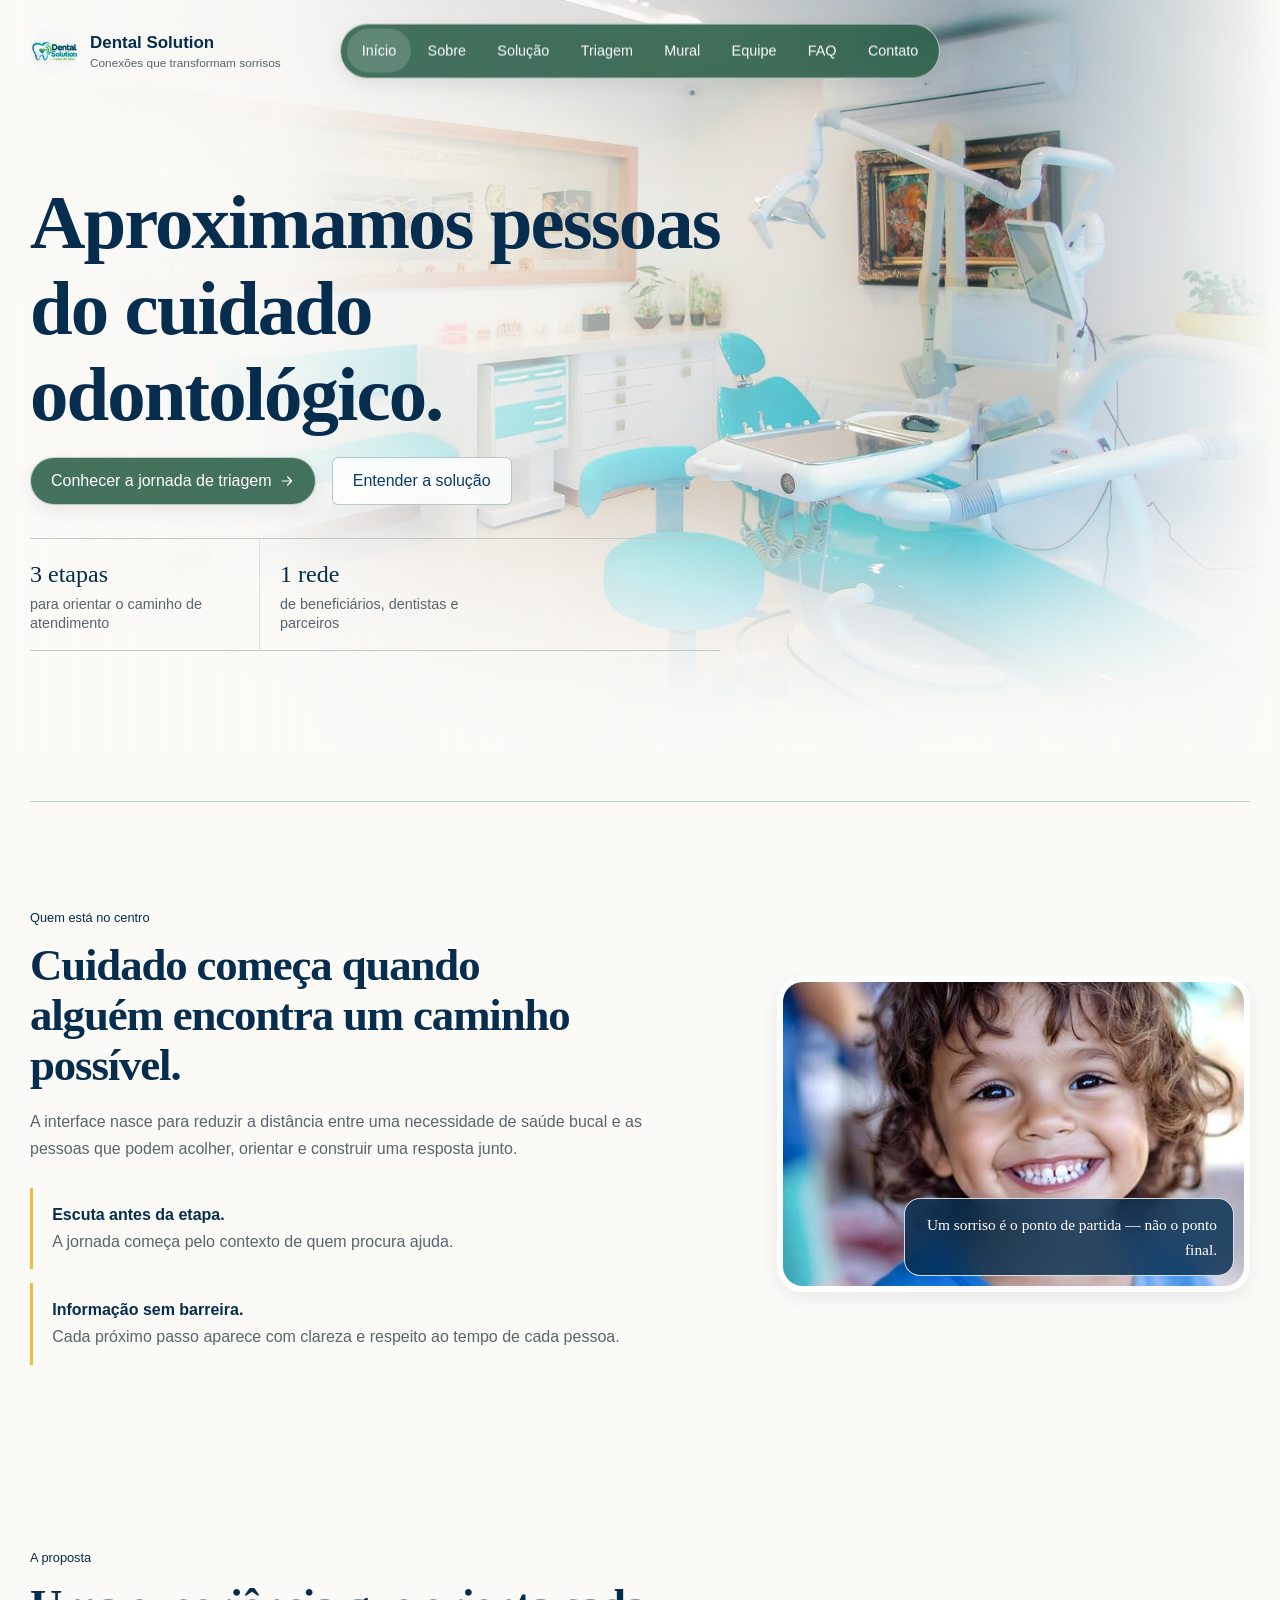
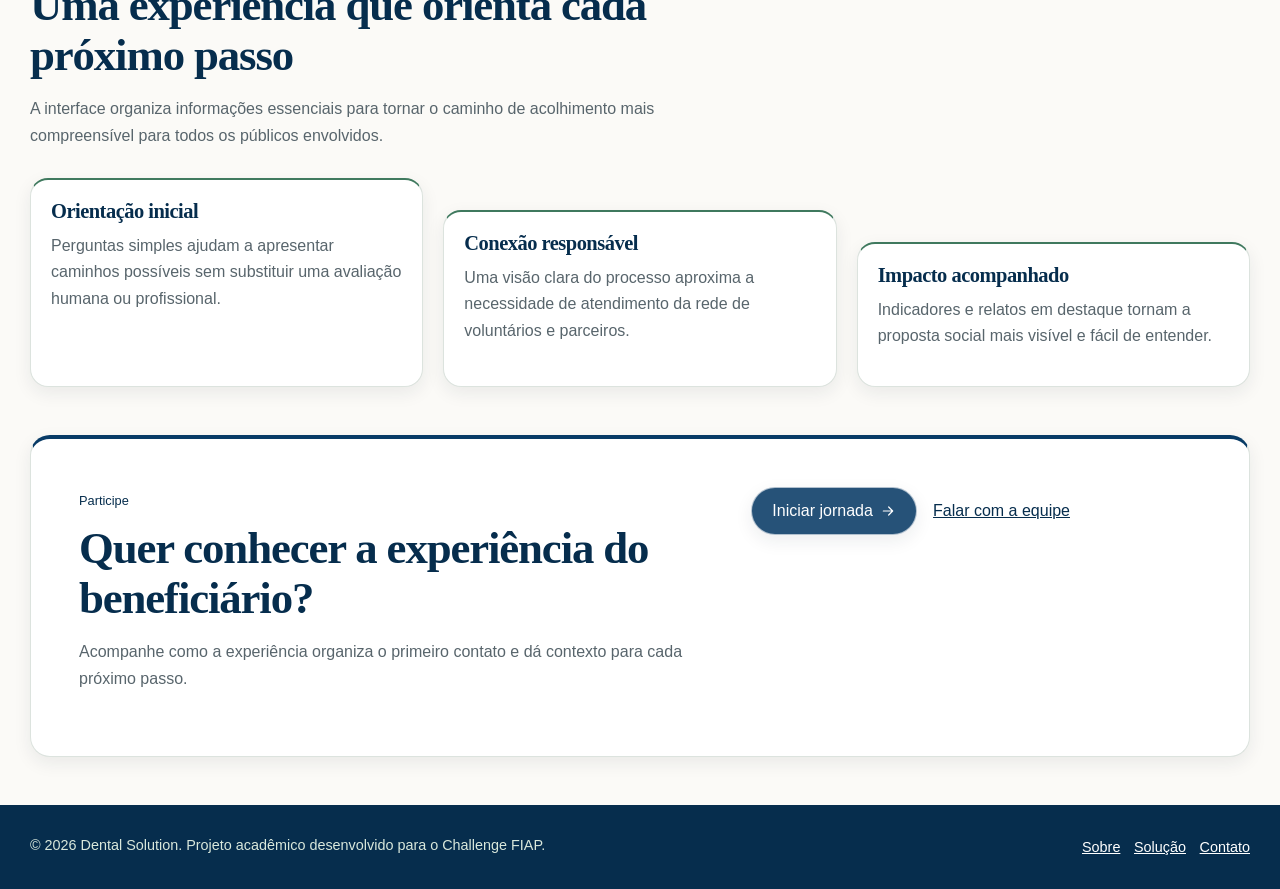
<file: index.html>
<!doctype html>
<html lang="pt-BR">
  <head>
    <meta charset="UTF-8" />
    <meta name="viewport" content="width=device-width, initial-scale=1.0" />
    <meta
      name="description"
      content="Dental Solution: uma jornada de triagem e conexão para saúde bucal com impacto social."
    />
    <title>Dental Solution | Cuidado odontológico em rede</title>
    <link rel="stylesheet" href="css/estilo.css?v=20261103-1815" />
    <script src="js/script.js" defer></script>
  </head>
  <body class="pagina-home">
    <a class="skip-link" href="#conteudo-principal">Pular para o conteúdo</a>
    <!-- Cabeçalho e navegação principal -->
    <header class="site-header">
      <div class="header-content">
        <a href="index.html" class="logo-link" aria-label="Dental Solution: voltar para a página inicial">
          <img
            src="img/web/logo.webp"
            alt="Logo da Dental Solution"
            class="logo-header"
            width="48"
            height="48"
          />
          <span>
            <span class="logo-name">Dental Solution</span>
            <span class="logo-tagline">Conexões que transformam sorrisos</span>
          </span>
        </a>
        <button
          class="nav-toggle"
          type="button"
          data-menu-toggle
          aria-label="Abrir menu principal"
          aria-controls="menu-principal"
          aria-expanded="false"
        >
          <span></span>
          <span></span>
          <span></span>
        </button>
        <nav class="site-nav" id="menu-principal" data-site-nav aria-label="Navegação principal">
          <ul>
            <li><a href="index.html" aria-current="page">Início</a></li>
            <li><a href="paginas/sobre.html">Sobre</a></li>
            <li><a href="paginas/solucao.html">Solução</a></li>
            <li><a href="paginas/triagem.html">Triagem</a></li>
            <li><a href="paginas/mural.html">Mural</a></li>
            <li><a href="paginas/integrantes.html">Equipe</a></li>
            <li><a href="paginas/faq.html">FAQ</a></li>
            <li><a href="paginas/contato.html">Contato</a></li>
          </ul>
        </nav>
      </div>
    </header>
    <main class="site-main" id="conteudo-principal">
      <!-- Apresentação da proposta -->
      <section class="page-intro" aria-labelledby="titulo-principal">
        <h1 id="titulo-principal">Aproximamos pessoas do cuidado odontológico.</h1>
        <div class="action-row">
          <a class="action" href="paginas/triagem.html">
            Conhecer a jornada de triagem
            <svg class="icon-inline" aria-hidden="true" viewBox="0 0 24 24" focusable="false">
              <path d="M5 12h13M13 6l6 6-6 6" />
            </svg>
          </a>
          <a class="action-outline" href="paginas/solucao.html">Entender a solução</a>
        </div>
        <div class="stat-grid" aria-label="Destaques atuais do projeto">
          <article class="stat-card">
            <strong>3 etapas</strong>
            <span>para orientar o caminho de atendimento</span>
          </article>
          <article class="stat-card">
            <strong>1 rede</strong>
            <span>de beneficiários, dentistas e parceiros</span>
          </article>
        </div>
      </section>
      <!-- A fotografia aproxima a proposta das pessoas que estão no centro do cuidado. -->
      <section class="page-shell human-story" aria-labelledby="pessoas-no-centro">
        <div class="human-story-copy">
          <span class="eyebrow">Quem está no centro</span>
          <h2 id="pessoas-no-centro">Cuidado começa quando alguém encontra um caminho possível.</h2>
          <p>
            A interface nasce para reduzir a distância entre uma necessidade de saúde bucal e as pessoas que
            podem acolher, orientar e construir uma resposta junto.
          </p>
          <ul class="story-points">
            <li>
              <strong>Escuta antes da etapa.</strong>
              A jornada começa pelo contexto de quem procura ajuda.
            </li>
            <li>
              <strong>Informação sem barreira.</strong>
              Cada próximo passo aparece com clareza e respeito ao tempo de cada pessoa.
            </li>
          </ul>
        </div>
        <figure class="human-story-media">
          <img
            src="img/web/crianca-sorriso.jpg"
            alt="Criança sorrindo para a câmera"
            width="525"
            height="350"
            loading="lazy"
          />
          <figcaption>Um sorriso é o ponto de partida — não o ponto final.</figcaption>
        </figure>
      </section>
      <!-- Benefícios da experiência -->
      <section class="page-shell" aria-labelledby="como-ajudamos">
        <div class="section-heading">
          <span class="eyebrow">A proposta</span>
          <h2 id="como-ajudamos">Uma experiência que orienta cada próximo passo</h2>
          <p>
            A interface organiza informações essenciais para tornar o caminho de acolhimento mais
            compreensível para todos os públicos envolvidos.
          </p>
        </div>
        <div class="card-grid">
          <article class="feature-card">
            <h3>Orientação inicial</h3>
            <p>
              Perguntas simples ajudam a apresentar caminhos possíveis sem substituir uma avaliação humana ou
              profissional.
            </p>
          </article>
          <article class="feature-card">
            <h3>Conexão responsável</h3>
            <p>
              Uma visão clara do processo aproxima a necessidade de atendimento da rede de voluntários e
              parceiros.
            </p>
          </article>
          <article class="feature-card">
            <h3>Impacto acompanhado</h3>
            <p>
              Indicadores e relatos em destaque tornam a proposta social mais visível e fácil de entender.
            </p>
          </article>
        </div>
      </section>
      <!-- Chamada para ação final -->
      <section class="page-shell section-panel split-layout" aria-labelledby="apoie-a-causa">
        <div>
          <span class="eyebrow">Participe</span>
          <h2 id="apoie-a-causa">Quer conhecer a experiência do beneficiário?</h2>
          <p>
            Acompanhe como a experiência organiza o primeiro contato e dá contexto para cada próximo passo.
          </p>
        </div>
        <div class="action-row">
          <a class="action-secondary" href="paginas/triagem.html">
            Iniciar jornada
            <svg class="icon-inline" aria-hidden="true" viewBox="0 0 24 24" focusable="false">
              <path d="M5 12h13M13 6l6 6-6 6" />
            </svg>
          </a>
          <a class="text-link" href="paginas/contato.html">Falar com a equipe</a>
        </div>
      </section>
    </main>
    <!-- Rodapé institucional -->
    <footer class="site-footer">
      <div class="footer-content">
        <p>© 2026 Dental Solution. Projeto acadêmico desenvolvido para o Challenge FIAP.</p>
        <nav class="footer-nav" aria-label="Navegação do rodapé">
          <ul>
            <li><a href="paginas/sobre.html">Sobre</a></li>
            <li><a href="paginas/solucao.html">Solução</a></li>
            <li><a href="paginas/contato.html">Contato</a></li>
          </ul>
        </nav>
      </div>
    </footer>
  </body>
</html>
</file>
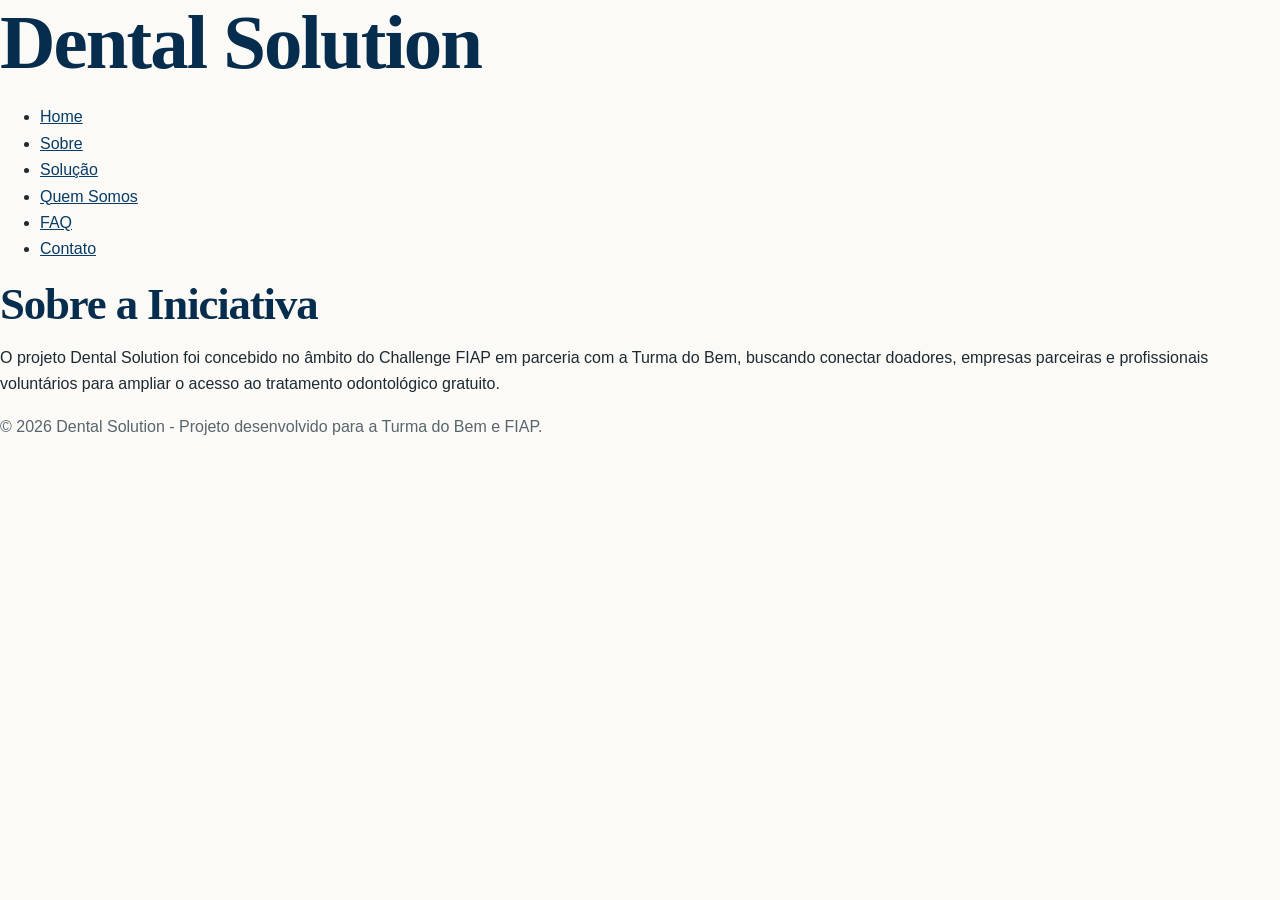
<file: sobre.html>
<!DOCTYPE html>
<html lang="pt-br">
    <head>
        <meta charset="UTF-8">
        <title>Sobre o Projeto - Dental Solution</title>
    
        <link rel="stylesheet" href="css/estilo.css">
    
    </head>
    <body>
        
        <header>
            <h1>Dental Solution</h1>
            <nav>
                <ul>
                    <li><a href="index.html">Home</a></li>
                    <li><a href="sobre.html">Sobre</a></li>
                    <li><a href="solucao.html">Solução</a></li>
                    <li><a href="quem-somos.html">Quem Somos</a></li>
                    <li><a href="faq.html">FAQ</a></li>
                    <li><a href="contato.html">Contato</a></li>
                </ul>
            </nav>
        </header>

        <main>
            <section class="conteudo-pagina">
                <h2>Sobre a Iniciativa</h2>
                O projeto Dental Solution foi concebido no âmbito do Challenge FIAP em parceria com a Turma do Bem, buscando conectar doadores, empresas parceiras e profissionais voluntários para ampliar o acesso ao tratamento odontológico gratuito.</p>
            </section>
        </main>

        <footer>
            <p>&copy; 2026 Dental Solution - Projeto desenvolvido para a Turma do Bem e FIAP.</p>
        </footer>
    </body>
</html>
</file>
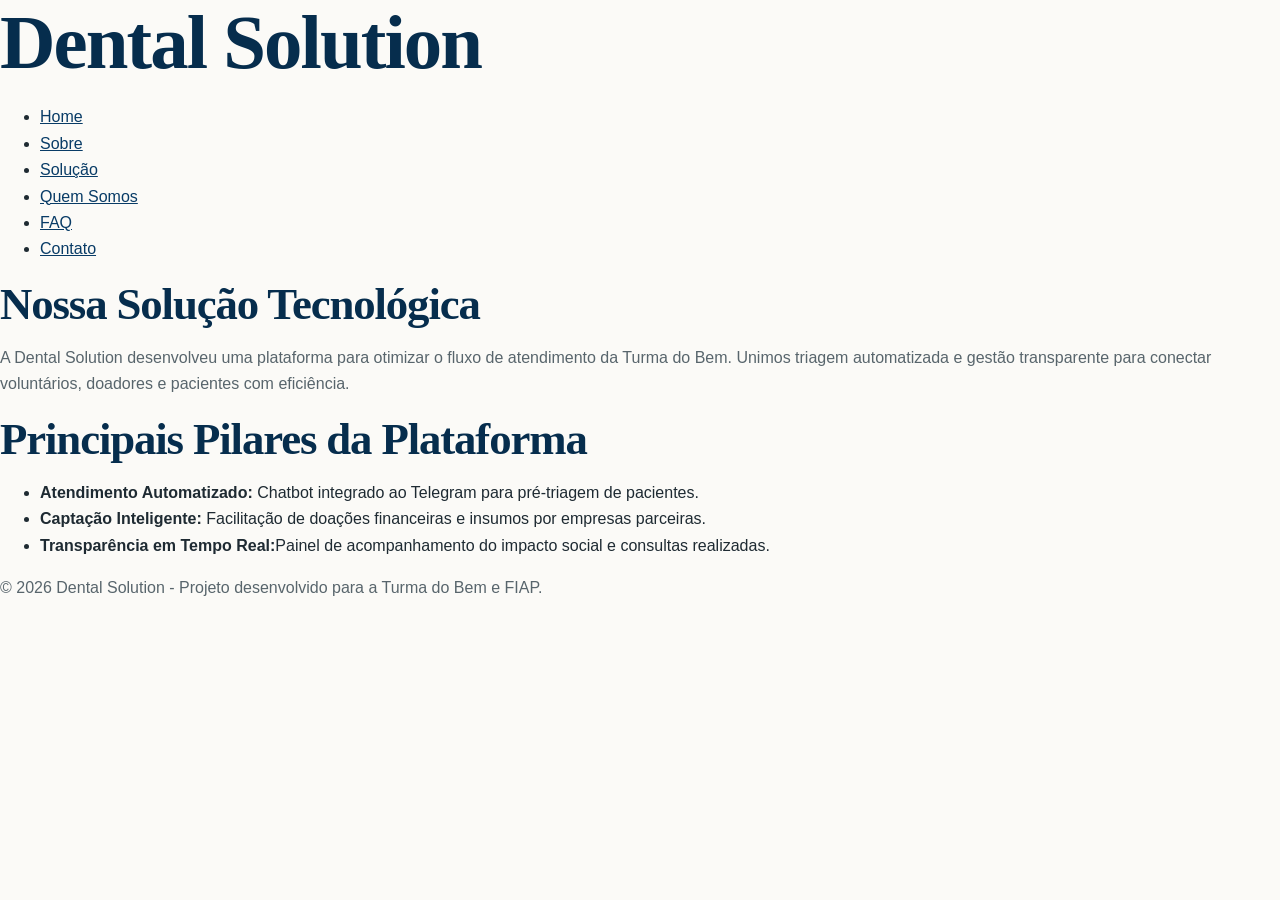
<file: solucao.html>
<!DOCTYPE html>
<html lang="pt-br">
    <head>
        <meta charset="UTF-8">
        <title>Nossa Solução - Dental Solution</title>
    
        <link rel="stylesheet" href="css/estilo.css">

    </head>
    <body>

        <header>
            <h1>Dental Solution</h1>
            <nav>
                <ul>
                    <li><a href="index.html">Home</a></li>
                    <li><a href="sobre.html">Sobre</a></li>
                    <li><a href="solucao.html">Solução</a></li>
                    <li><a href="quem-somos.html">Quem Somos</a></li>
                    <li><a href="faq.html">FAQ</a></li>
                    <li><a href="contato.html">Contato</a></li>
                </ul>
            </nav>
        </header>

        <main>
            <section class="conteudo-pagina">
                <h2>Nossa Solução Tecnológica</h2>
                <p>A Dental Solution desenvolveu uma plataforma para otimizar o fluxo de atendimento da Turma do Bem. Unimos triagem automatizada e gestão transparente para conectar voluntários, doadores e pacientes com eficiência.</p>
                <h2>Principais Pilares da Plataforma</h2>
                
                <ul>
                    <li><strong>Atendimento Automatizado:</strong> Chatbot integrado ao Telegram para pré-triagem de pacientes.</li>
                    <li><strong>Captação Inteligente:</strong> Facilitação de doações financeiras e insumos por empresas parceiras.</li>
                    <li><strong>Transparência em Tempo Real:</strong>Painel de acompanhamento do impacto social e consultas realizadas.</li>
                </ul>
           
            </section>
            
        </main>
        
            <footer>
                <p>&copy; 2026 Dental Solution - Projeto desenvolvido para a Turma do Bem e FIAP.</p>
            </footer>
    </body>
</html>
</file>
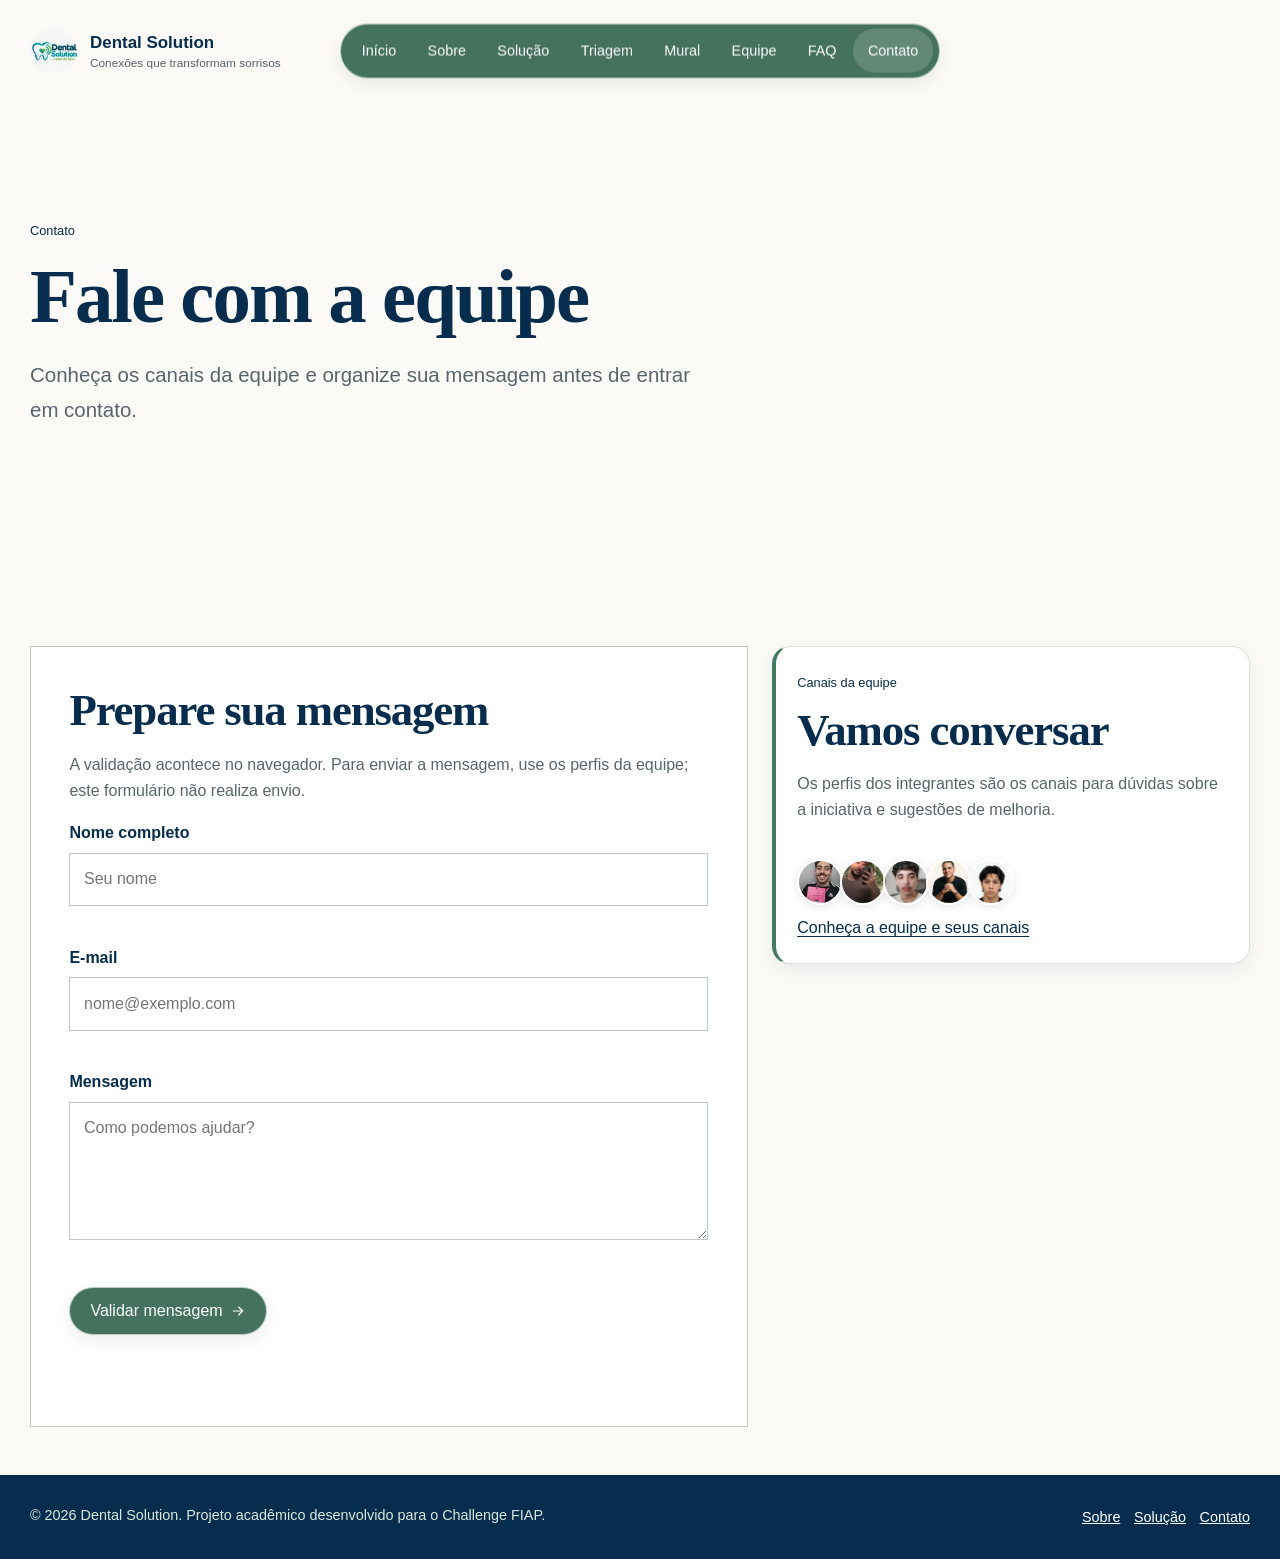
<file: paginas/contato.html>
<!doctype html>
<html lang="pt-BR">
  <head>
    <meta charset="UTF-8" />
    <meta name="viewport" content="width=device-width, initial-scale=1.0" />
    <meta
      name="description"
      content="Fale com a equipe da Dental Solution por meio de um formulário com validação própria."
    />
    <title>Contato | Dental Solution</title>
    <link rel="stylesheet" href="../css/estilo.css?v=20261103-1815" />
    <script src="../js/script.js" defer></script>
    <script src="../js/contato.js" defer></script>
  </head>
  <body class="pagina-contato">
    <a class="skip-link" href="#conteudo-principal">Pular para o conteúdo</a>
    <!-- Cabeçalho e navegação principal -->
    <header class="site-header">
      <div class="header-content">
        <a href="../index.html" class="logo-link" aria-label="Dental Solution: voltar para a página inicial">
          <img
            src="../img/web/logo.webp"
            alt="Logo da Dental Solution"
            class="logo-header"
            width="48"
            height="48"
          />
          <span>
            <span class="logo-name">Dental Solution</span>
            <span class="logo-tagline">Conexões que transformam sorrisos</span>
          </span>
        </a>
        <button
          class="nav-toggle"
          type="button"
          data-menu-toggle
          aria-label="Abrir menu principal"
          aria-controls="menu-principal"
          aria-expanded="false"
        >
          <span></span>
          <span></span>
          <span></span>
        </button>
        <nav class="site-nav" id="menu-principal" data-site-nav aria-label="Navegação principal">
          <ul>
            <li><a href="../index.html">Início</a></li>
            <li><a href="sobre.html">Sobre</a></li>
            <li><a href="solucao.html">Solução</a></li>
            <li><a href="triagem.html">Triagem</a></li>
            <li><a href="mural.html">Mural</a></li>
            <li><a href="integrantes.html">Equipe</a></li>
            <li><a href="faq.html">FAQ</a></li>
            <li><a href="contato.html" aria-current="page">Contato</a></li>
          </ul>
        </nav>
      </div>
    </header>
    <main class="site-main" id="conteudo-principal">
      <!-- Apresentação do canal de contato -->
      <section class="page-intro" aria-labelledby="titulo-principal">
        <span class="eyebrow">Contato</span>
        <h1 id="titulo-principal">Fale com a equipe</h1>
        <p class="lead">Conheça os canais da equipe e organize sua mensagem antes de entrar em contato.</p>
      </section>
      <section class="page-shell form-layout" aria-labelledby="formulario-titulo">
        <!-- Formulário com validação por JavaScript -->
        <form class="form-card" data-contact-form novalidate>
          <h2 id="formulario-titulo">Prepare sua mensagem</h2>
          <p>
            A validação acontece no navegador. Para enviar a mensagem, use os perfis da equipe; este
            formulário não realiza envio.
          </p>
          <div class="field-group">
            <label for="nome">Nome completo</label>
            <input
              type="text"
              id="nome"
              name="nome"
              aria-required="true"
              autocomplete="name"
              maxlength="120"
              placeholder="Seu nome"
              aria-describedby="erro-nome"
            />
            <span id="erro-nome" class="field-error" data-error-for="nome" aria-live="polite"></span>
          </div>
          <div class="field-group">
            <label for="email">E-mail</label>
            <input
              type="email"
              id="email"
              name="email"
              aria-required="true"
              autocomplete="email"
              maxlength="254"
              placeholder="nome@exemplo.com"
              aria-describedby="erro-email"
            />
            <span id="erro-email" class="field-error" data-error-for="email" aria-live="polite"></span>
          </div>
          <div class="field-group">
            <label for="mensagem">Mensagem</label>
            <textarea
              id="mensagem"
              name="mensagem"
              aria-required="true"
              maxlength="3000"
              placeholder="Como podemos ajudar?"
              aria-describedby="erro-mensagem"
            ></textarea>
            <span id="erro-mensagem" class="field-error" data-error-for="mensagem" aria-live="polite"></span>
          </div>
          <button class="action" type="submit">
            Validar mensagem
            <svg class="icon-inline" aria-hidden="true" viewBox="0 0 24 24" focusable="false">
              <path d="M5 12h13M13 6l6 6-6 6" />
            </svg>
          </button>
          <p class="form-feedback" data-form-feedback aria-live="polite"></p>
        </form>
        <!-- Informações de apoio -->
        <aside class="contact-aside" aria-labelledby="apoio-contato">
          <span class="eyebrow">Canais da equipe</span>
          <h2 id="apoio-contato">Vamos conversar</h2>
          <p>
            Os perfis dos integrantes são os canais para dúvidas sobre a iniciativa e sugestões de melhoria.
          </p>
          <a class="contact-team-link" href="integrantes.html" aria-label="Conheça os integrantes e veja seus canais">
            <span class="contact-team-avatars" aria-hidden="true">
              <img src="../img/web/DavidPucinelli.webp" alt="" width="46" height="46" loading="lazy" />
              <img src="../img/web/EnzoFukimoto.webp" alt="" width="46" height="46" loading="lazy" />
              <img src="../img/web/Luiz.webp" alt="" width="46" height="46" loading="lazy" />
              <img src="../img/web/Marcos.webp" alt="" width="46" height="46" loading="lazy" />
              <img src="../img/web/GustavoAlmeida.webp" alt="" width="46" height="46" loading="lazy" />
            </span>
            <span>Conheça a equipe e seus canais</span>
          </a>
        </aside>
      </section>
    </main>
    <footer class="site-footer">
      <div class="footer-content">
        <p>© 2026 Dental Solution. Projeto acadêmico desenvolvido para o Challenge FIAP.</p>
        <nav class="footer-nav" aria-label="Navegação do rodapé">
          <ul>
            <li><a href="sobre.html">Sobre</a></li>
            <li><a href="solucao.html">Solução</a></li>
            <li><a href="contato.html">Contato</a></li>
          </ul>
        </nav>
      </div>
    </footer>
  </body>
</html>
</file>
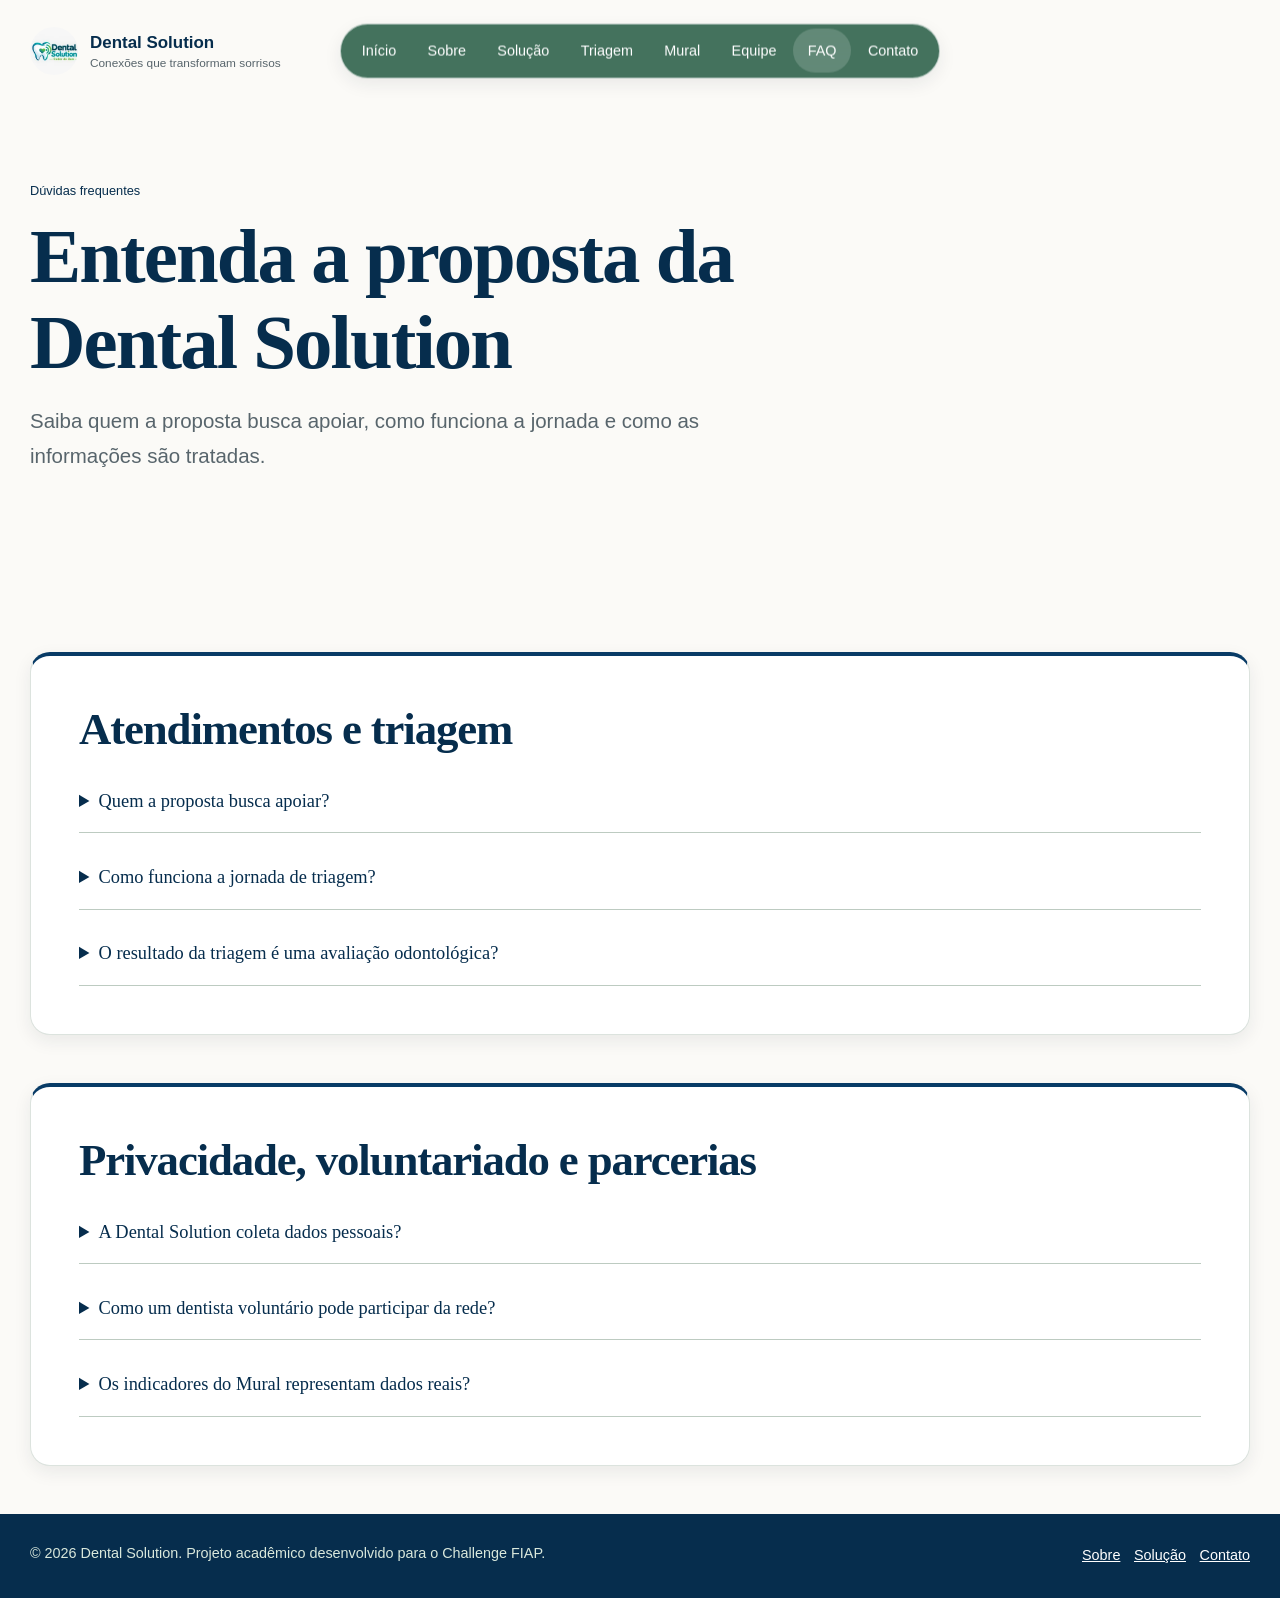
<file: paginas/faq.html>
<!doctype html>
<html lang="pt-BR">
  <head>
    <meta charset="UTF-8" />
    <meta name="viewport" content="width=device-width, initial-scale=1.0" />
    <meta name="description" content="Perguntas frequentes sobre a proposta visual da Dental Solution." />
    <title>FAQ | Dental Solution</title>
    <link rel="stylesheet" href="../css/estilo.css?v=20261103-1815" />
    <script src="../js/script.js" defer></script>
  </head>
  <body class="pagina-faq">
    <a class="skip-link" href="#conteudo-principal">Pular para o conteúdo</a>
    <!-- Cabeçalho e navegação principal -->
    <header class="site-header">
      <div class="header-content">
        <a href="../index.html" class="logo-link" aria-label="Dental Solution: voltar para a página inicial">
          <img
            src="../img/web/logo.webp"
            alt="Logo da Dental Solution"
            class="logo-header"
            width="48"
            height="48"
          />
          <span>
            <span class="logo-name">Dental Solution</span>
            <span class="logo-tagline">Conexões que transformam sorrisos</span>
          </span>
        </a>
        <button
          class="nav-toggle"
          type="button"
          data-menu-toggle
          aria-label="Abrir menu principal"
          aria-controls="menu-principal"
          aria-expanded="false"
        >
          <span></span>
          <span></span>
          <span></span>
        </button>
        <nav class="site-nav" id="menu-principal" data-site-nav aria-label="Navegação principal">
          <ul>
            <li><a href="../index.html">Início</a></li>
            <li><a href="sobre.html">Sobre</a></li>
            <li><a href="solucao.html">Solução</a></li>
            <li><a href="triagem.html">Triagem</a></li>
            <li><a href="mural.html">Mural</a></li>
            <li><a href="integrantes.html">Equipe</a></li>
            <li><a href="faq.html" aria-current="page">FAQ</a></li>
            <li><a href="contato.html">Contato</a></li>
          </ul>
        </nav>
      </div>
    </header>
    <main class="site-main" id="conteudo-principal">
      <!-- Introdução do FAQ -->
      <section class="page-intro" aria-labelledby="titulo-principal">
        <span class="eyebrow">Dúvidas frequentes</span>
        <h1 id="titulo-principal">Entenda a proposta da Dental Solution</h1>
        <p class="lead">
          Saiba quem a proposta busca apoiar, como funciona a jornada e como as informações são tratadas.
        </p>
      </section>
      <section class="page-shell content-card" aria-labelledby="atendimentos">
        <h2 id="atendimentos">Atendimentos e triagem</h2>
        <div class="faq-list">
          <details class="faq-item">
            <summary>Quem a proposta busca apoiar?</summary>
            <p>
              A proposta apresenta uma interface voltada a jovens em situação de vulnerabilidade social e
              mulheres que necessitam de acolhimento, além de tornar visível a rede de dentistas voluntários e
              parceiros.
            </p>
          </details>
          <details class="faq-item">
            <summary>Como funciona a jornada de triagem?</summary>
            <p>
              A jornada organiza três momentos: perfil, contexto e preferência de orientação. As escolhas
              atualizam um resumo na tela e não são enviadas, guardadas ou usadas para diagnóstico.
            </p>
          </details>
          <details class="faq-item">
            <summary>O resultado da triagem é uma avaliação odontológica?</summary>
            <p>
              Não. O resultado é educativo, não substitui uma avaliação odontológica e não define
              elegibilidade ou encaminhamento. Em caso de dor intensa, procure um serviço de saúde bucal ou
              urgência local.
            </p>
          </details>
        </div>
      </section>
      <section class="page-shell content-card" aria-labelledby="seguranca">
        <h2 id="seguranca">Privacidade, voluntariado e parcerias</h2>
        <div class="faq-list">
          <details class="faq-item">
            <summary>A Dental Solution coleta dados pessoais?</summary>
            <p>
              Não. O formulário e a jornada funcionam nesta página: as informações não são enviadas a um
              servidor e não ficam guardadas depois que você sai.
            </p>
          </details>
          <details class="faq-item">
            <summary>Como um dentista voluntário pode participar da rede?</summary>
            <p>
              A proposta de atuação prevê cadastro, verificação profissional e organização de disponibilidade
              junto às organizações parceiras. Para conversar sobre a rede, use a página Contato.
            </p>
          </details>
          <details class="faq-item">
            <summary>Os indicadores do Mural representam dados reais?</summary>
            <p>
              Os indicadores apresentados no Mural são referências de trabalho e servem para exemplificar como
              resultados e acompanhamentos poderiam ser comunicados visualmente.
            </p>
          </details>
        </div>
      </section>
    </main>
    <footer class="site-footer">
      <div class="footer-content">
        <p>© 2026 Dental Solution. Projeto acadêmico desenvolvido para o Challenge FIAP.</p>
        <nav class="footer-nav" aria-label="Navegação do rodapé">
          <ul>
            <li><a href="sobre.html">Sobre</a></li>
            <li><a href="solucao.html">Solução</a></li>
            <li><a href="contato.html">Contato</a></li>
          </ul>
        </nav>
      </div>
    </footer>
  </body>
</html>
</file>
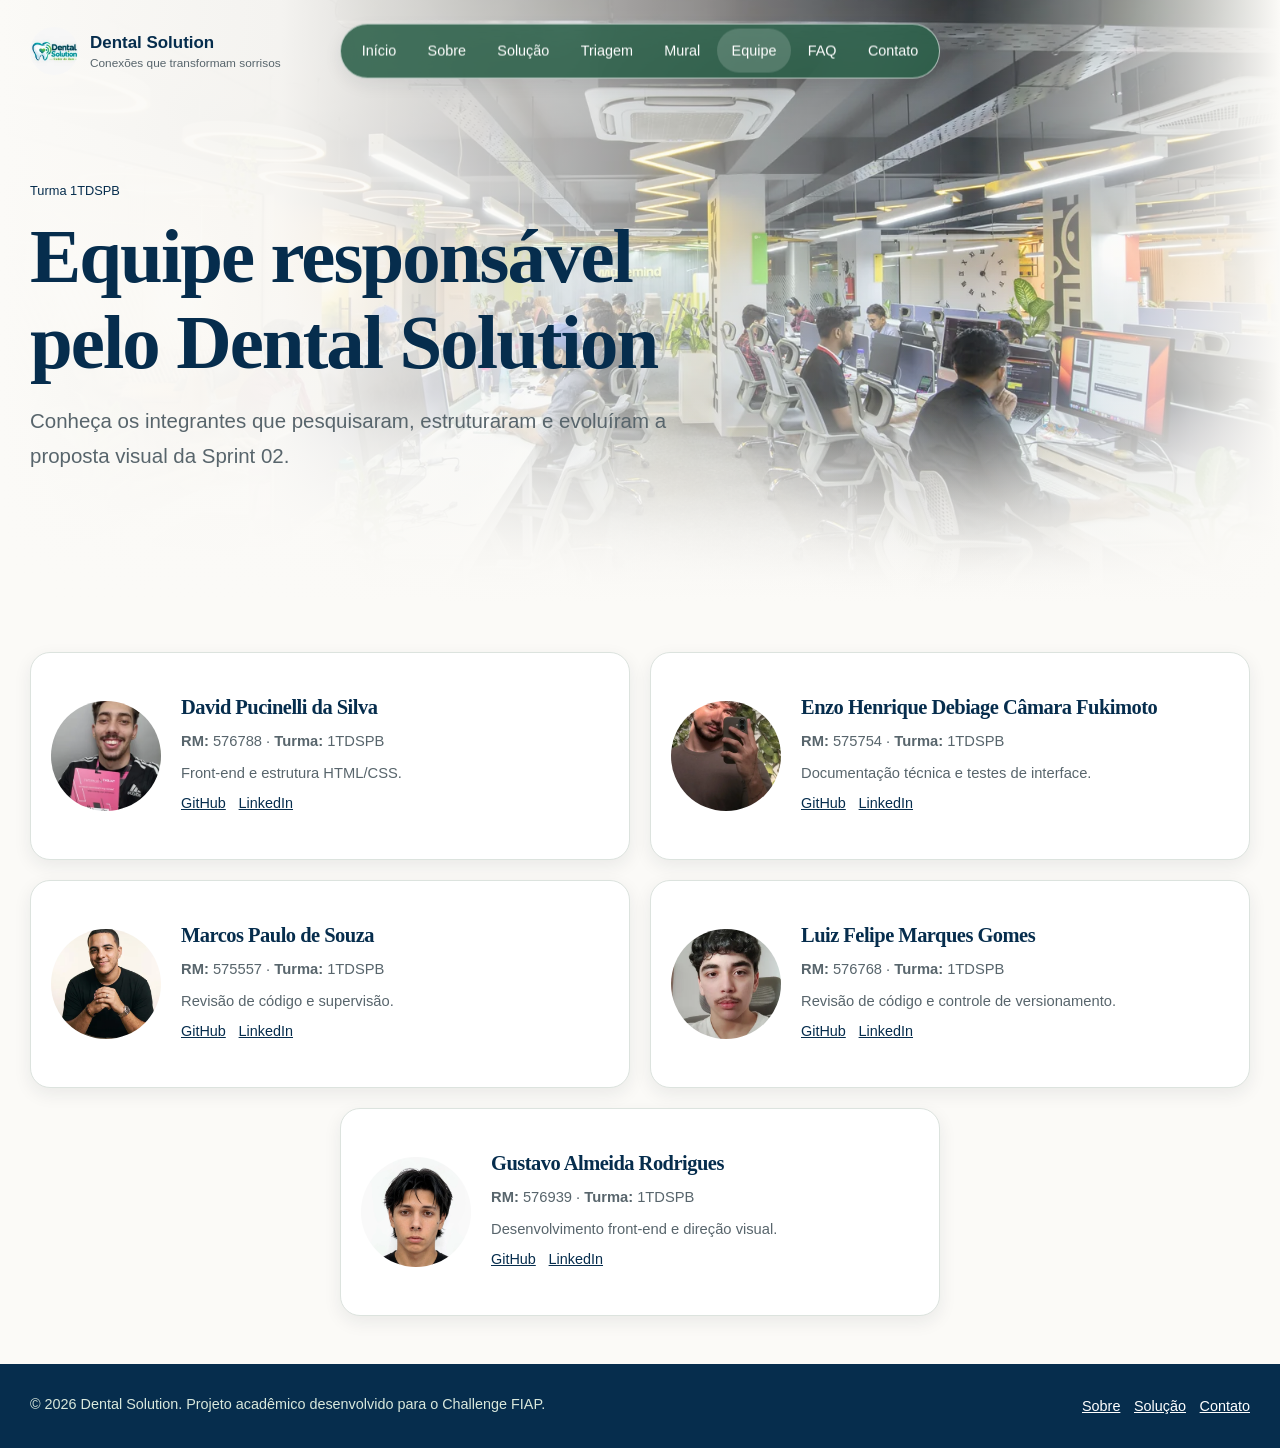
<file: paginas/integrantes.html>
<!doctype html>
<html lang="pt-BR">
  <head>
    <meta charset="UTF-8" />
    <meta name="viewport" content="width=device-width, initial-scale=1.0" />
    <meta name="description" content="Conheça a equipe responsável pelo Dental Solution." />
    <title>Equipe | Dental Solution</title>
    <link rel="stylesheet" href="../css/estilo.css?v=20261103-1815" />
    <script src="../js/script.js" defer></script>
  </head>
  <body class="pagina-integrantes">
    <a class="skip-link" href="#conteudo-principal">Pular para o conteúdo</a>
    <!-- Cabeçalho e navegação principal -->
    <header class="site-header">
      <div class="header-content">
        <a href="../index.html" class="logo-link" aria-label="Dental Solution: voltar para a página inicial">
          <img
            src="../img/web/logo.webp"
            alt="Logo da Dental Solution"
            class="logo-header"
            width="48"
            height="48"
          />
          <span>
            <span class="logo-name">Dental Solution</span>
            <span class="logo-tagline">Conexões que transformam sorrisos</span>
          </span>
        </a>
        <button
          class="nav-toggle"
          type="button"
          data-menu-toggle
          aria-label="Abrir menu principal"
          aria-controls="menu-principal"
          aria-expanded="false"
        >
          <span></span>
          <span></span>
          <span></span>
        </button>
        <nav class="site-nav" id="menu-principal" data-site-nav aria-label="Navegação principal">
          <ul>
            <li><a href="../index.html">Início</a></li>
            <li><a href="sobre.html">Sobre</a></li>
            <li><a href="solucao.html">Solução</a></li>
            <li><a href="triagem.html">Triagem</a></li>
            <li><a href="mural.html">Mural</a></li>
            <li><a href="integrantes.html" aria-current="page">Equipe</a></li>
            <li><a href="faq.html">FAQ</a></li>
            <li><a href="contato.html">Contato</a></li>
          </ul>
        </nav>
      </div>
    </header>
    <main class="site-main" id="conteudo-principal">
      <!-- Identificação da equipe -->
      <section class="page-intro" aria-labelledby="titulo-principal">
        <span class="eyebrow">Turma 1TDSPB</span>
        <h1 id="titulo-principal">Equipe responsável pelo Dental Solution</h1>
        <p class="lead">
          Conheça os integrantes que pesquisaram, estruturaram e evoluíram a proposta visual da Sprint 02.
        </p>
      </section>
      <section class="page-shell team-grid" aria-labelledby="integrantes">
        <h2 id="integrantes" class="sr-only">Integrantes do grupo</h2>
        <article class="team-card">
          <img
            src="../img/web/DavidPucinelli.webp"
            alt="Foto de David Pucinelli da Silva"
            width="86"
            height="86"
            loading="lazy"
          />
          <div>
            <h3>David Pucinelli da Silva</h3>
            <p>
              <strong>RM:</strong>
              576788 ·
              <strong>Turma:</strong>
              1TDSPB
            </p>
            <p>Front-end e estrutura HTML/CSS.</p>
            <div class="profile-links">
              <a href="https://github.com/DavidPucinelli" target="_blank" rel="noopener noreferrer">GitHub</a>
              <a
                href="https://www.linkedin.com/in/david-pucinelli-b326a9257"
                target="_blank"
                rel="noopener noreferrer"
              >
                LinkedIn
              </a>
            </div>
          </div>
        </article>
        <article class="team-card">
          <img
            src="../img/web/EnzoFukimoto.webp"
            alt="Foto de Enzo Henrique Debiage Câmara Fukimoto"
            width="86"
            height="86"
            loading="lazy"
          />
          <div>
            <h3>Enzo Henrique Debiage Câmara Fukimoto</h3>
            <p>
              <strong>RM:</strong>
              575754 ·
              <strong>Turma:</strong>
              1TDSPB
            </p>
            <p>Documentação técnica e testes de interface.</p>
            <div class="profile-links">
              <a href="https://github.com/Enzofukimoto" target="_blank" rel="noopener noreferrer">GitHub</a>
              <a
                href="https://www.linkedin.com/in/enzo-c%C3%A2mara-a691b8318/"
                target="_blank"
                rel="noopener noreferrer"
              >
                LinkedIn
              </a>
            </div>
          </div>
        </article>
        <article class="team-card">
          <img
            src="../img/web/Marcos.webp"
            alt="Foto de Marcos Paulo de Souza"
            width="86"
            height="86"
            loading="lazy"
          />
          <div>
            <h3>Marcos Paulo de Souza</h3>
            <p>
              <strong>RM:</strong>
              575557 ·
              <strong>Turma:</strong>
              1TDSPB
            </p>
            <p>Revisão de código e supervisão.</p>
            <div class="profile-links">
              <a href="https://github.com/marcospaulo13" target="_blank" rel="noopener noreferrer">GitHub</a>
              <a
                href="https://www.linkedin.com/in/marcos-souza-50615b180/"
                target="_blank"
                rel="noopener noreferrer"
              >
                LinkedIn
              </a>
            </div>
          </div>
        </article>
        <article class="team-card">
          <img
            src="../img/web/Luiz.webp"
            alt="Foto de Luiz Felipe Marques Gomes"
            width="86"
            height="86"
            loading="lazy"
          />
          <div>
            <h3>Luiz Felipe Marques Gomes</h3>
            <p>
              <strong>RM:</strong>
              576768 ·
              <strong>Turma:</strong>
              1TDSPB
            </p>
            <p>Revisão de código e controle de versionamento.</p>
            <div class="profile-links">
              <a href="https://github.com/luiz-felipe-m" target="_blank" rel="noopener noreferrer">GitHub</a>
              <a
                href="https://www.linkedin.com/in/luiz-felipe-marques-gomes-036b90335/"
                target="_blank"
                rel="noopener noreferrer"
              >
                LinkedIn
              </a>
            </div>
          </div>
        </article>
        <article class="team-card">
          <img
            src="../img/web/GustavoAlmeida.webp"
            alt="Foto de Gustavo Almeida Rodrigues"
            width="110"
            height="110"
            loading="lazy"
          />
          <div>
            <h3>Gustavo Almeida Rodrigues</h3>
            <p>
              <strong>RM:</strong>
              576939 ·
              <strong>Turma:</strong>
              1TDSPB
            </p>
            <p>Desenvolvimento front-end e direção visual.</p>
            <div class="profile-links">
              <a href="https://github.com/gtzall" target="_blank" rel="noopener noreferrer">GitHub</a>
              <a
                href="https://www.linkedin.com/in/gustavo-almeida-rodrigues"
                target="_blank"
                rel="noopener noreferrer"
              >
                LinkedIn
              </a>
            </div>
          </div>
        </article>
      </section>
    </main>
    <footer class="site-footer">
      <div class="footer-content">
        <p>© 2026 Dental Solution. Projeto acadêmico desenvolvido para o Challenge FIAP.</p>
        <nav class="footer-nav" aria-label="Navegação do rodapé">
          <ul>
            <li><a href="sobre.html">Sobre</a></li>
            <li><a href="solucao.html">Solução</a></li>
            <li><a href="contato.html">Contato</a></li>
          </ul>
        </nav>
      </div>
    </footer>
  </body>
</html>
</file>
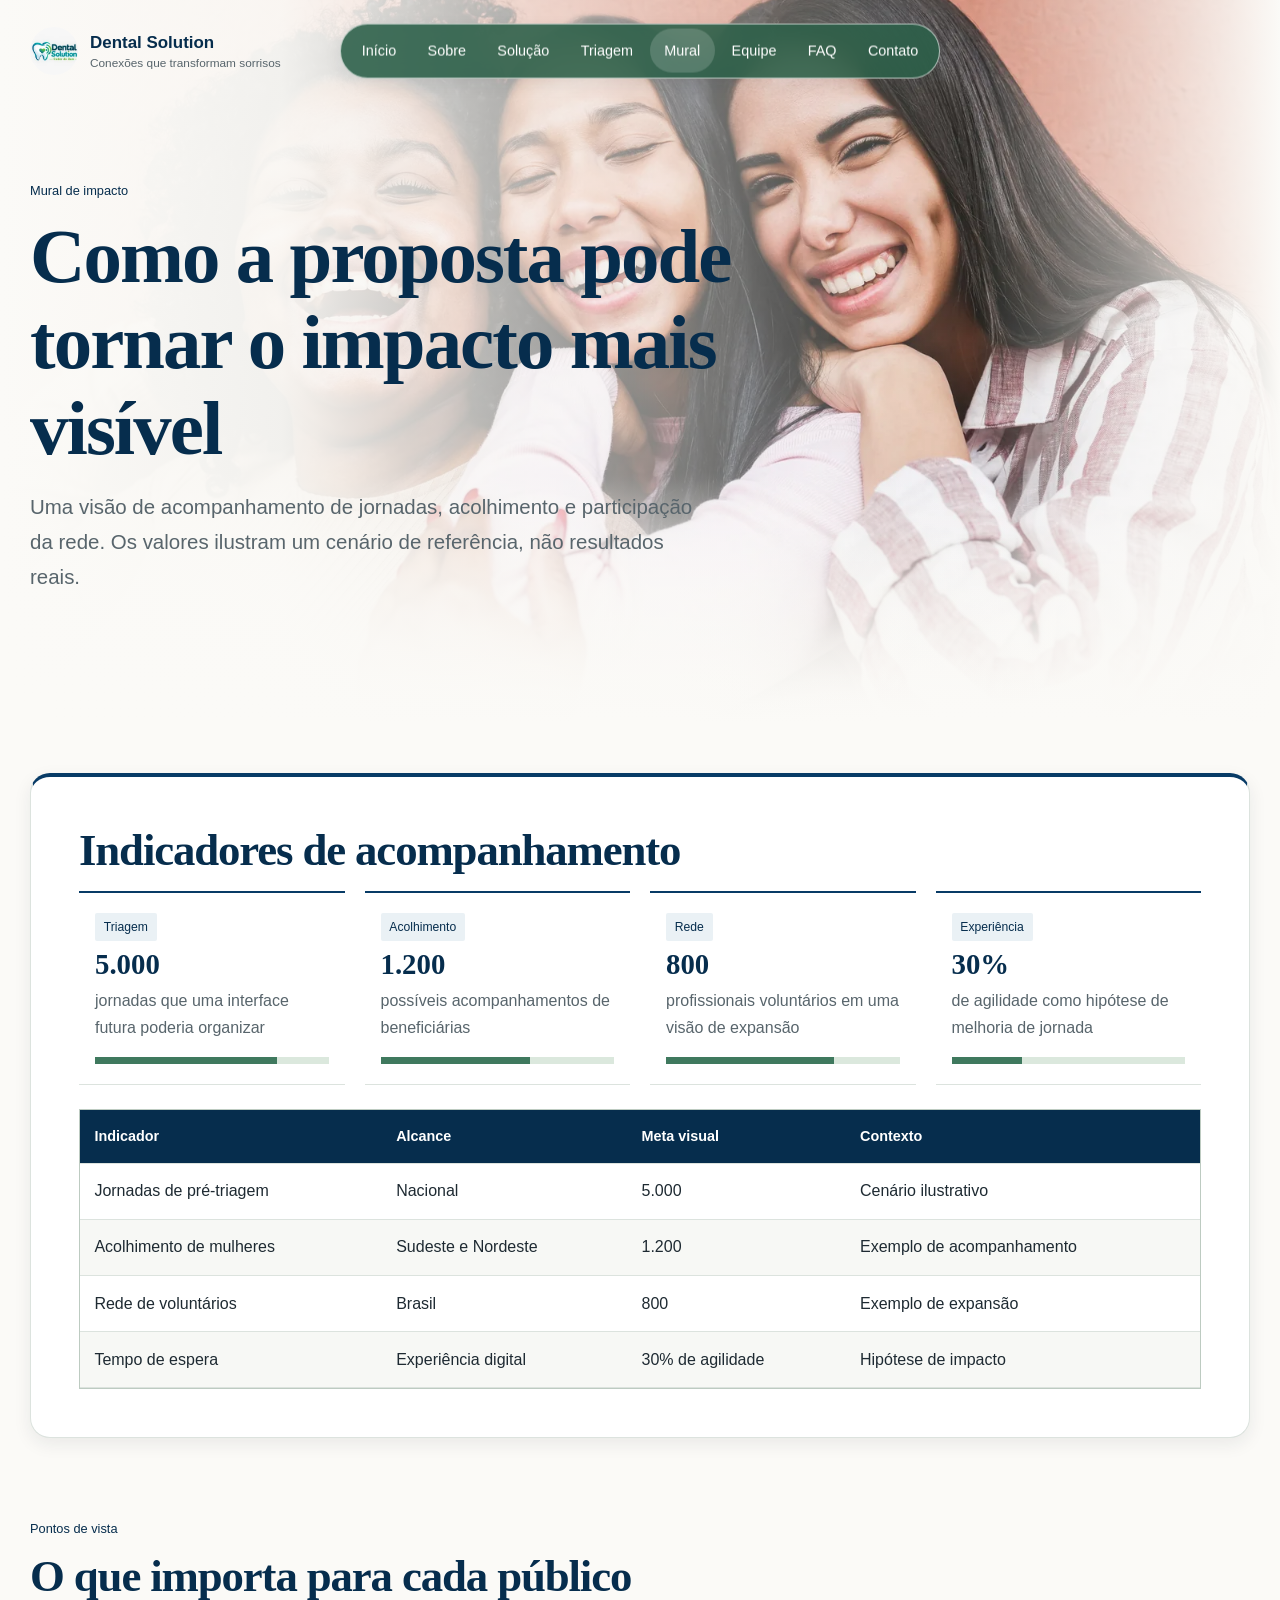
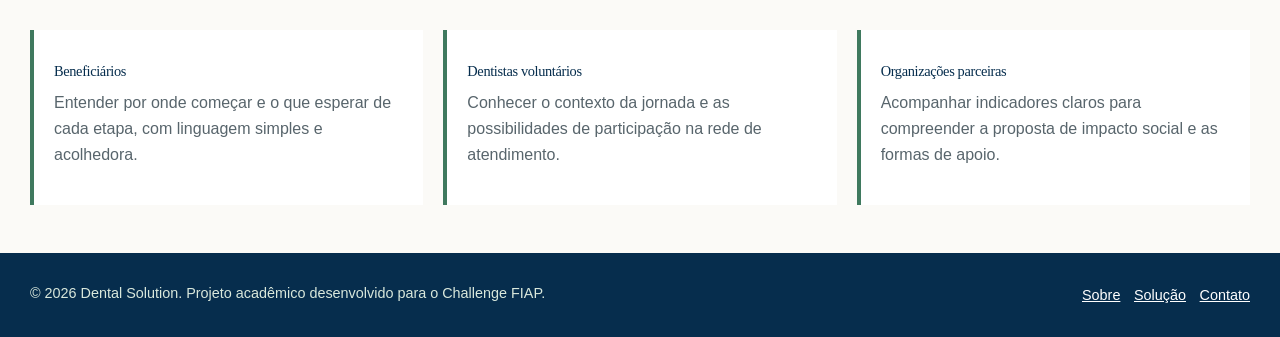
<file: paginas/mural.html>
<!doctype html>
<html lang="pt-BR">
  <head>
    <meta charset="UTF-8" />
    <meta name="viewport" content="width=device-width, initial-scale=1.0" />
    <meta name="description" content="Mural de impacto da Dental Solution." />
    <title>Mural de Impacto | Dental Solution</title>
    <link rel="stylesheet" href="../css/estilo.css?v=20261103-1815" />
    <script src="../js/script.js" defer></script>
  </head>
  <body class="pagina-mural">
    <a class="skip-link" href="#conteudo-principal">Pular para o conteúdo</a>
    <!-- Cabeçalho e navegação principal -->
    <header class="site-header">
      <div class="header-content">
        <a href="../index.html" class="logo-link" aria-label="Dental Solution: voltar para a página inicial">
          <img
            src="../img/web/logo.webp"
            alt="Logo da Dental Solution"
            class="logo-header"
            width="48"
            height="48"
          />
          <span>
            <span class="logo-name">Dental Solution</span>
            <span class="logo-tagline">Conexões que transformam sorrisos</span>
          </span>
        </a>
        <button
          class="nav-toggle"
          type="button"
          data-menu-toggle
          aria-label="Abrir menu principal"
          aria-controls="menu-principal"
          aria-expanded="false"
        >
          <span></span>
          <span></span>
          <span></span>
        </button>
        <nav class="site-nav" id="menu-principal" data-site-nav aria-label="Navegação principal">
          <ul>
            <li><a href="../index.html">Início</a></li>
            <li><a href="sobre.html">Sobre</a></li>
            <li><a href="solucao.html">Solução</a></li>
            <li><a href="triagem.html">Triagem</a></li>
            <li><a href="mural.html" aria-current="page">Mural</a></li>
            <li><a href="integrantes.html">Equipe</a></li>
            <li><a href="faq.html">FAQ</a></li>
            <li><a href="contato.html">Contato</a></li>
          </ul>
        </nav>
      </div>
    </header>
    <main class="site-main" id="conteudo-principal">
      <!-- Visão do impacto -->
      <section class="page-intro" aria-labelledby="titulo-principal">
        <span class="eyebrow">Mural de impacto</span>
        <h1 id="titulo-principal">Como a proposta pode tornar o impacto mais visível</h1>
        <p class="lead">
          Uma visão de acompanhamento de jornadas, acolhimento e participação da rede. Os valores ilustram um
          cenário de referência, não resultados reais.
        </p>
      </section>
      <section class="page-shell content-card" aria-labelledby="indicadores">
        <h2 id="indicadores">Indicadores de acompanhamento</h2>
        <div class="impact-grid">
          <article class="impact-card">
            <span class="tag">Triagem</span>
            <strong>5.000</strong>
            <p>jornadas que uma interface futura poderia organizar</p>
            <div
              class="meter"
              role="progressbar"
              aria-label="Meta de referência de triagem"
              aria-valuemin="0"
              aria-valuemax="100"
              aria-valuenow="78"
            >
              <span class="meter-78"></span>
            </div>
          </article>
          <article class="impact-card">
            <span class="tag">Acolhimento</span>
            <strong>1.200</strong>
            <p>possíveis acompanhamentos de beneficiárias</p>
            <div
              class="meter"
              role="progressbar"
              aria-label="Meta de referência de acolhimento"
              aria-valuemin="0"
              aria-valuemax="100"
              aria-valuenow="64"
            >
              <span class="meter-64"></span>
            </div>
          </article>
          <article class="impact-card">
            <span class="tag">Rede</span>
            <strong>800</strong>
            <p>profissionais voluntários em uma visão de expansão</p>
            <div
              class="meter"
              role="progressbar"
              aria-label="Meta de referência da rede"
              aria-valuemin="0"
              aria-valuemax="100"
              aria-valuenow="72"
            >
              <span class="meter-72"></span>
            </div>
          </article>
          <article class="impact-card">
            <span class="tag">Experiência</span>
            <strong>30%</strong>
            <p>de agilidade como hipótese de melhoria de jornada</p>
            <div
              class="meter"
              role="progressbar"
              aria-label="Hipótese de impacto de agilidade"
              aria-valuemin="0"
              aria-valuemax="100"
              aria-valuenow="30"
            >
              <span class="meter-30"></span>
            </div>
          </article>
        </div>
        <div
          class="table-wrapper"
          tabindex="0"
          role="region"
          aria-label="Tabela de indicadores de referência"
        >
          <table>
            <caption class="sr-only">Tabela de metas de referência do projeto</caption>
            <thead>
              <tr>
                <th scope="col">Indicador</th>
                <th scope="col">Alcance</th>
                <th scope="col">Meta visual</th>
                <th scope="col">Contexto</th>
              </tr>
            </thead>
            <tbody>
              <tr>
                <td data-label="Indicador">Jornadas de pré-triagem</td>
                <td data-label="Alcance">Nacional</td>
                <td data-label="Meta visual">5.000</td>
                <td data-label="Contexto">Cenário ilustrativo</td>
              </tr>
              <tr>
                <td data-label="Indicador">Acolhimento de mulheres</td>
                <td data-label="Alcance">Sudeste e Nordeste</td>
                <td data-label="Meta visual">1.200</td>
                <td data-label="Contexto">Exemplo de acompanhamento</td>
              </tr>
              <tr>
                <td data-label="Indicador">Rede de voluntários</td>
                <td data-label="Alcance">Brasil</td>
                <td data-label="Meta visual">800</td>
                <td data-label="Contexto">Exemplo de expansão</td>
              </tr>
              <tr>
                <td data-label="Indicador">Tempo de espera</td>
                <td data-label="Alcance">Experiência digital</td>
                <td data-label="Meta visual">30% de agilidade</td>
                <td data-label="Contexto">Hipótese de impacto</td>
              </tr>
            </tbody>
          </table>
        </div>
      </section>
      <!-- Necessidades dos públicos envolvidos -->
      <section class="page-shell" aria-labelledby="relatos">
        <div class="section-heading">
          <span class="eyebrow">Pontos de vista</span>
          <h2 id="relatos">O que importa para cada público</h2>
        </div>
        <div class="testimonial-grid">
          <article class="testimonial-card">
            <h3>Beneficiários</h3>
            <p>
              Entender por onde começar e o que esperar de cada etapa, com linguagem simples e acolhedora.
            </p>
          </article>
          <article class="testimonial-card">
            <h3>Dentistas voluntários</h3>
            <p>Conhecer o contexto da jornada e as possibilidades de participação na rede de atendimento.</p>
          </article>
          <article class="testimonial-card">
            <h3>Organizações parceiras</h3>
            <p>
              Acompanhar indicadores claros para compreender a proposta de impacto social e as formas de
              apoio.
            </p>
          </article>
        </div>
      </section>
    </main>
    <footer class="site-footer">
      <div class="footer-content">
        <p>© 2026 Dental Solution. Projeto acadêmico desenvolvido para o Challenge FIAP.</p>
        <nav class="footer-nav" aria-label="Navegação do rodapé">
          <ul>
            <li><a href="sobre.html">Sobre</a></li>
            <li><a href="solucao.html">Solução</a></li>
            <li><a href="contato.html">Contato</a></li>
          </ul>
        </nav>
      </div>
    </footer>
  </body>
</html>
</file>
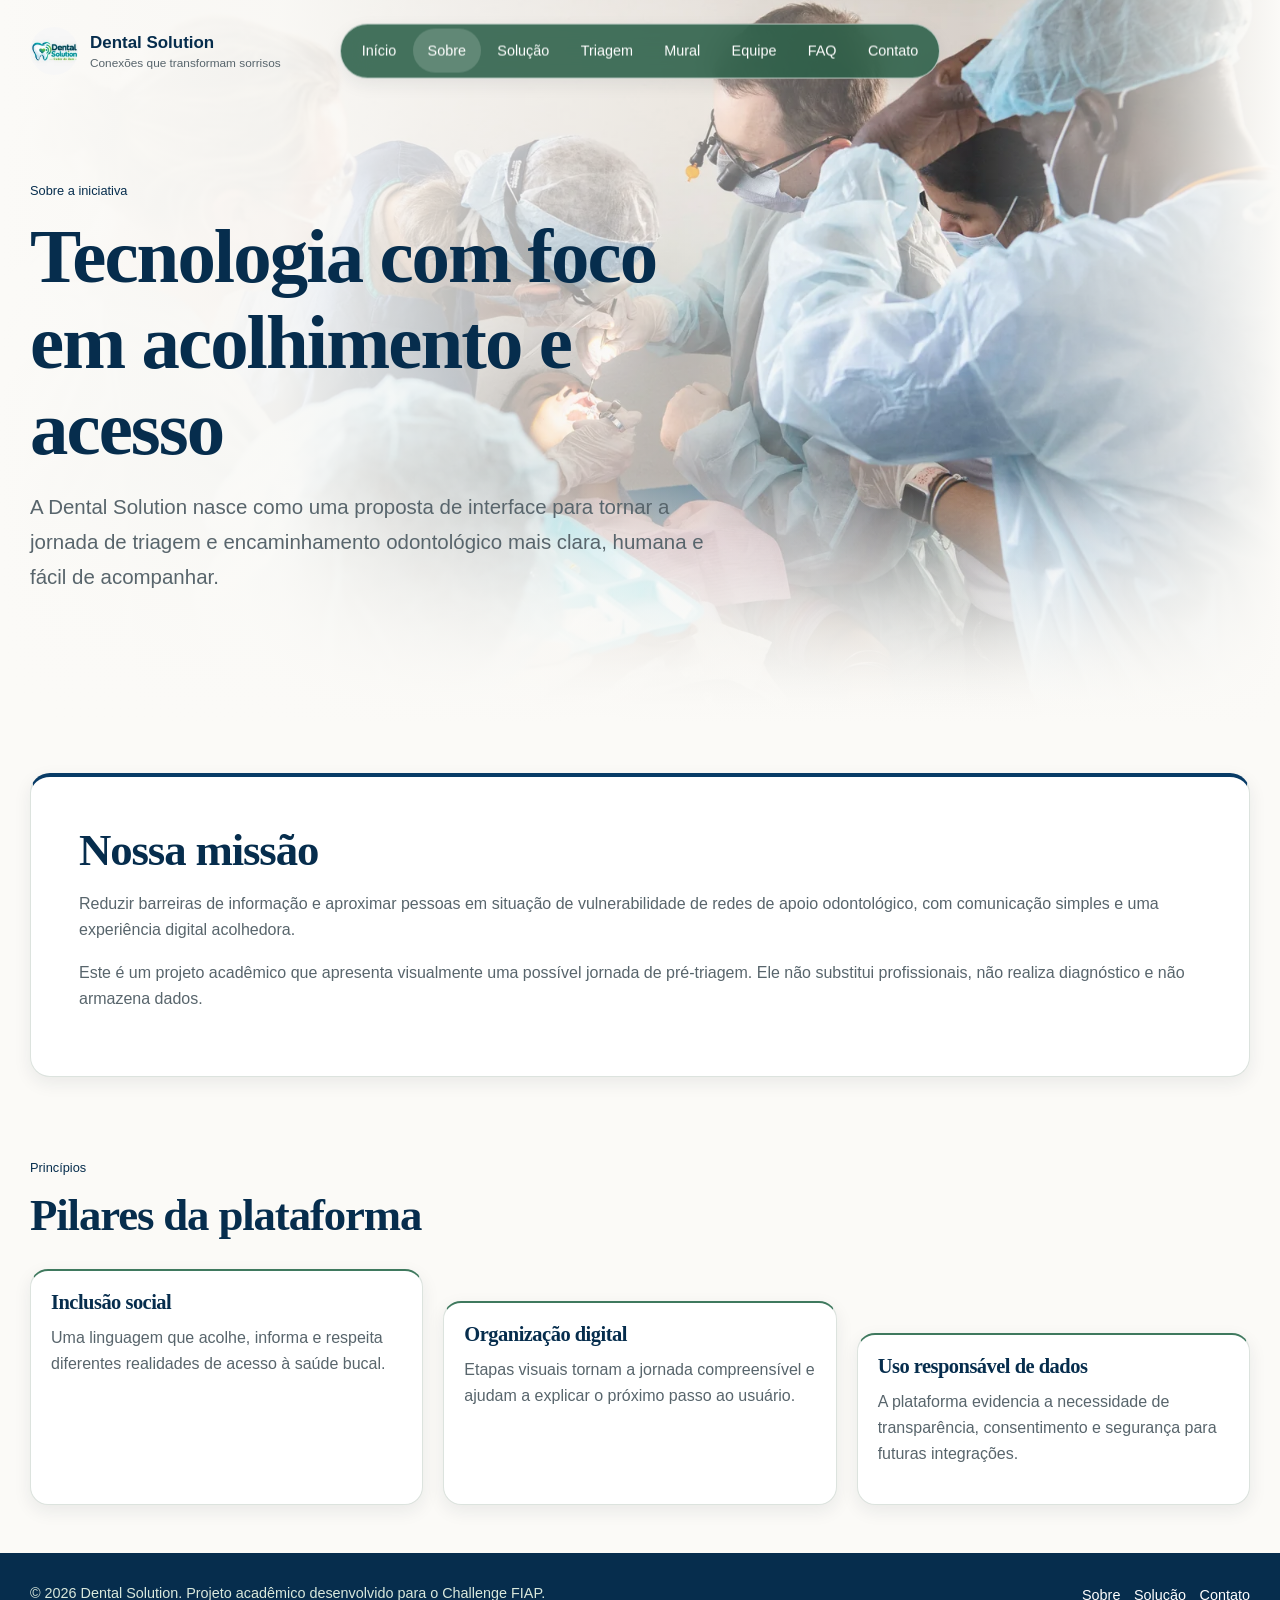
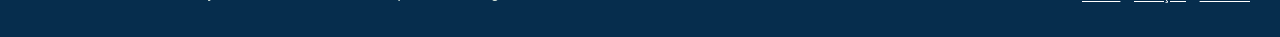
<file: paginas/sobre.html>
<!doctype html>
<html lang="pt-BR">
  <head>
    <meta charset="UTF-8" />
    <meta name="viewport" content="width=device-width, initial-scale=1.0" />
    <meta name="description" content="Conheça a proposta, missão e pilares da Dental Solution." />
    <title>Sobre | Dental Solution</title>
    <link rel="stylesheet" href="../css/estilo.css?v=20261103-1815" />
    <script src="../js/script.js" defer></script>
  </head>
  <body class="pagina-sobre">
    <a class="skip-link" href="#conteudo-principal">Pular para o conteúdo</a>
    <!-- Cabeçalho e navegação principal -->
    <header class="site-header">
      <div class="header-content">
        <a href="../index.html" class="logo-link" aria-label="Dental Solution: voltar para a página inicial">
          <img
            src="../img/web/logo.webp"
            alt="Logo da Dental Solution"
            class="logo-header"
            width="48"
            height="48"
          />
          <span>
            <span class="logo-name">Dental Solution</span>
            <span class="logo-tagline">Conexões que transformam sorrisos</span>
          </span>
        </a>
        <button
          class="nav-toggle"
          type="button"
          data-menu-toggle
          aria-label="Abrir menu principal"
          aria-controls="menu-principal"
          aria-expanded="false"
        >
          <span></span>
          <span></span>
          <span></span>
        </button>
        <nav class="site-nav" id="menu-principal" data-site-nav aria-label="Navegação principal">
          <ul>
            <li><a href="../index.html">Início</a></li>
            <li><a href="sobre.html" aria-current="page">Sobre</a></li>
            <li><a href="solucao.html">Solução</a></li>
            <li><a href="triagem.html">Triagem</a></li>
            <li><a href="mural.html">Mural</a></li>
            <li><a href="integrantes.html">Equipe</a></li>
            <li><a href="faq.html">FAQ</a></li>
            <li><a href="contato.html">Contato</a></li>
          </ul>
        </nav>
      </div>
    </header>
    <main class="site-main" id="conteudo-principal">
      <!-- Contexto da iniciativa -->
      <section class="page-intro" aria-labelledby="titulo-principal">
        <span class="eyebrow">Sobre a iniciativa</span>
        <h1 id="titulo-principal">Tecnologia com foco em acolhimento e acesso</h1>
        <p class="lead">
          A Dental Solution nasce como uma proposta de interface para tornar a jornada de triagem e
          encaminhamento odontológico mais clara, humana e fácil de acompanhar.
        </p>
      </section>
      <section class="page-shell content-card" aria-labelledby="missao">
        <div>
          <h2 id="missao">Nossa missão</h2>
          <p>
            Reduzir barreiras de informação e aproximar pessoas em situação de vulnerabilidade de redes de
            apoio odontológico, com comunicação simples e uma experiência digital acolhedora.
          </p>
          <p>
            Este é um projeto acadêmico que apresenta visualmente uma possível jornada de pré-triagem. Ele não
            substitui profissionais, não realiza diagnóstico e não armazena dados.
          </p>
        </div>
      </section>
      <!-- Pilares da proposta -->
      <section class="page-shell" aria-labelledby="pilares">
        <div class="section-heading">
          <span class="eyebrow">Princípios</span>
          <h2 id="pilares">Pilares da plataforma</h2>
        </div>
        <div class="card-grid">
          <article class="feature-card">
            <h3>Inclusão social</h3>
            <p>Uma linguagem que acolhe, informa e respeita diferentes realidades de acesso à saúde bucal.</p>
          </article>
          <article class="feature-card">
            <h3>Organização digital</h3>
            <p>
              Etapas visuais tornam a jornada compreensível e ajudam a explicar o próximo passo ao usuário.
            </p>
          </article>
          <article class="feature-card">
            <h3>Uso responsável de dados</h3>
            <p>
              A plataforma evidencia a necessidade de transparência, consentimento e segurança para futuras
              integrações.
            </p>
          </article>
        </div>
      </section>
    </main>
    <footer class="site-footer">
      <div class="footer-content">
        <p>© 2026 Dental Solution. Projeto acadêmico desenvolvido para o Challenge FIAP.</p>
        <nav class="footer-nav" aria-label="Navegação do rodapé">
          <ul>
            <li><a href="sobre.html">Sobre</a></li>
            <li><a href="solucao.html">Solução</a></li>
            <li><a href="contato.html">Contato</a></li>
          </ul>
        </nav>
      </div>
    </footer>
  </body>
</html>
</file>
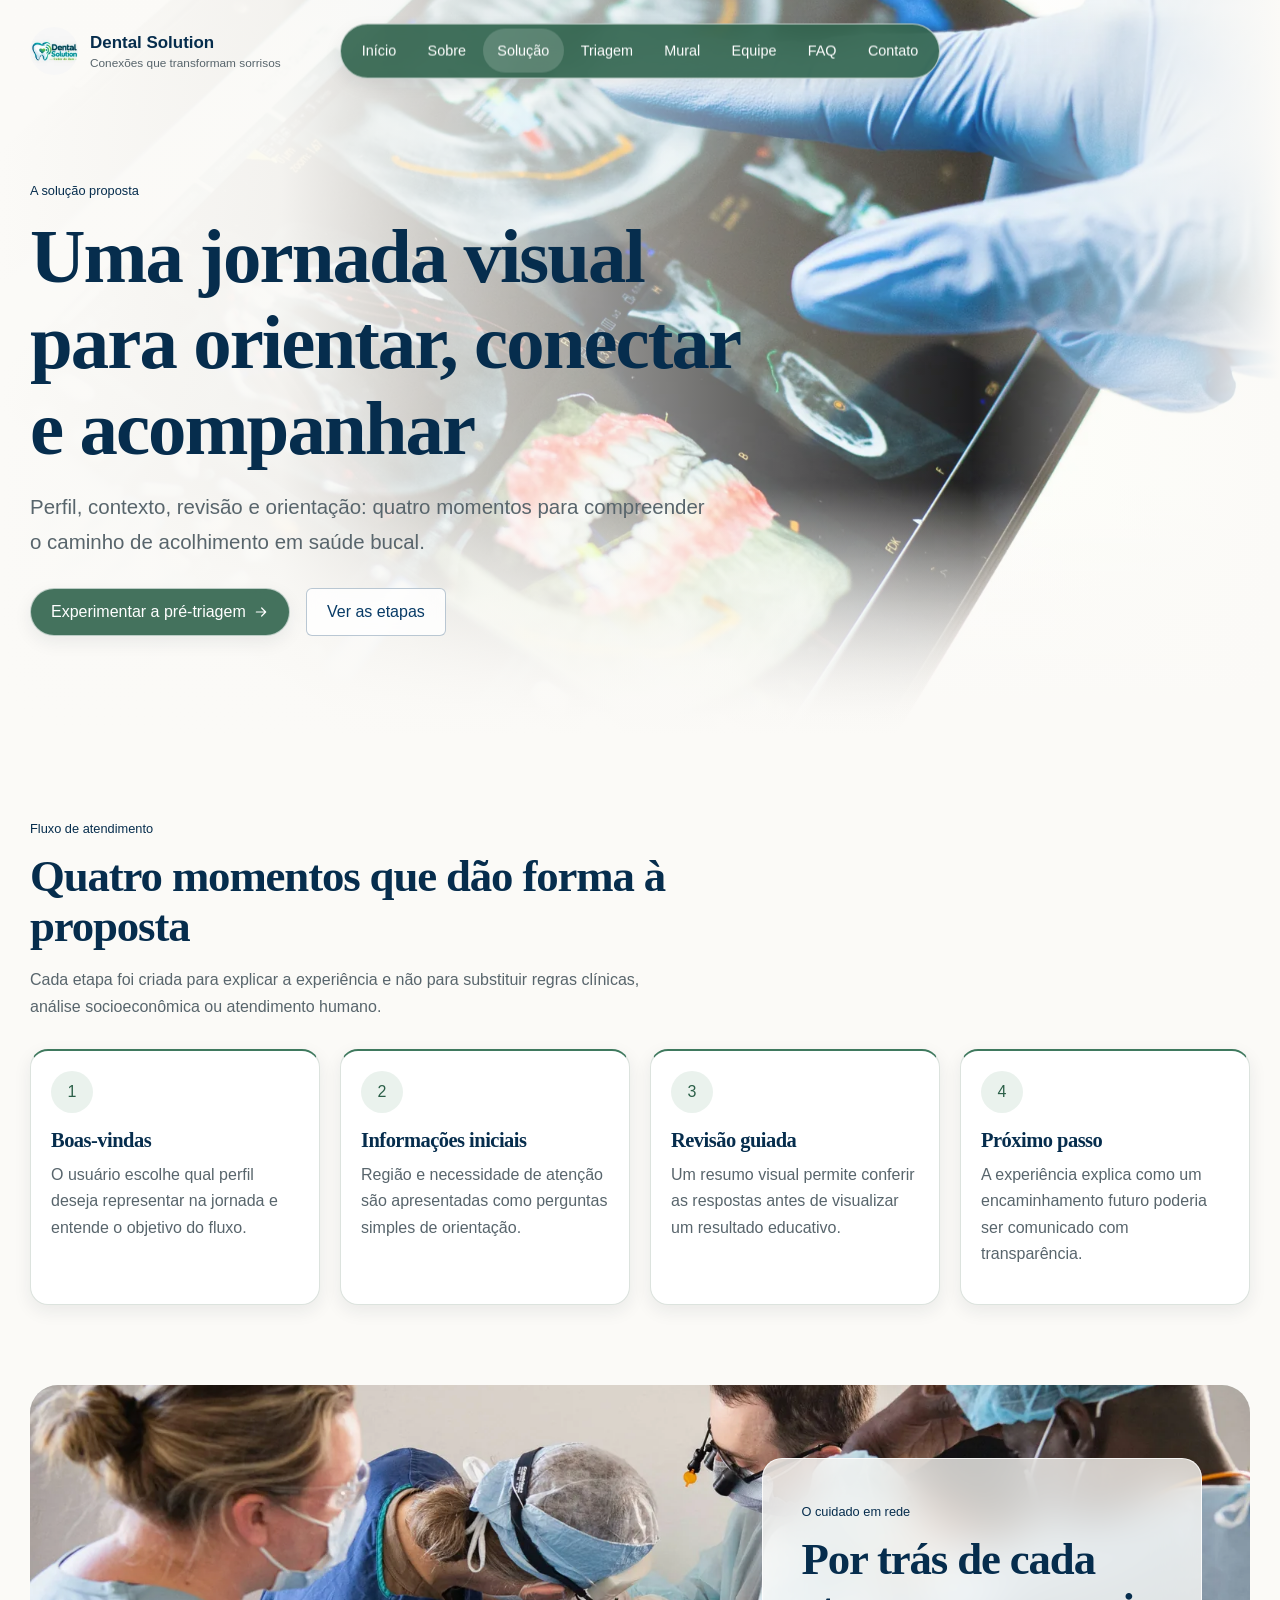
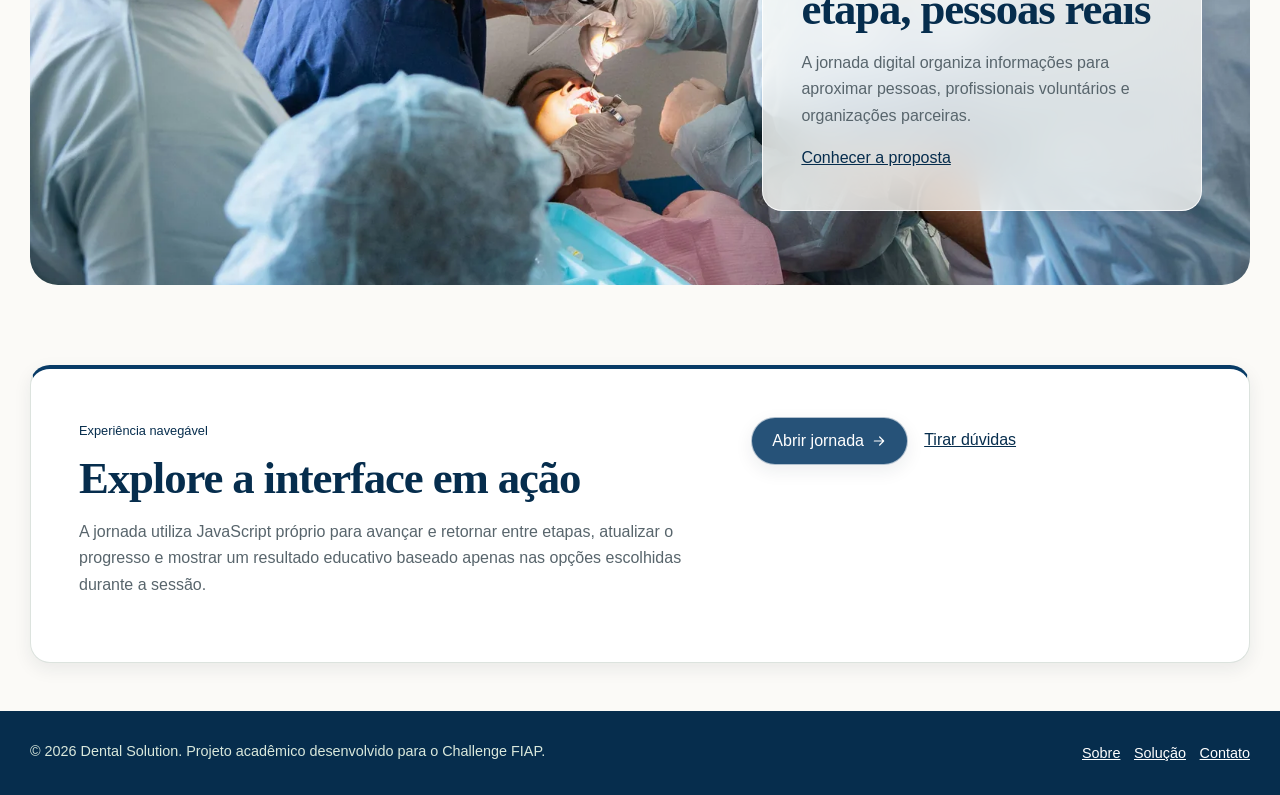
<file: paginas/solucao.html>
<!doctype html>
<html lang="pt-BR">
  <head>
    <meta charset="UTF-8" />
    <meta name="viewport" content="width=device-width, initial-scale=1.0" />
    <meta
      name="description"
      content="Veja como a Dental Solution organiza visualmente a jornada de pré-triagem e acompanhamento."
    />
    <title>Solução | Dental Solution</title>
    <link rel="stylesheet" href="../css/estilo.css?v=20261103-1815" />
    <script src="../js/script.js" defer></script>
  </head>
  <body class="pagina-solucao">
    <a class="skip-link" href="#conteudo-principal">Pular para o conteúdo</a>
    <!-- Cabeçalho e navegação principal -->
    <header class="site-header">
      <div class="header-content">
        <a href="../index.html" class="logo-link" aria-label="Dental Solution: voltar para a página inicial">
          <img
            src="../img/web/logo.webp"
            alt="Logo da Dental Solution"
            class="logo-header"
            width="48"
            height="48"
          />
          <span>
            <span class="logo-name">Dental Solution</span>
            <span class="logo-tagline">Conexões que transformam sorrisos</span>
          </span>
        </a>
        <button
          class="nav-toggle"
          type="button"
          data-menu-toggle
          aria-label="Abrir menu principal"
          aria-controls="menu-principal"
          aria-expanded="false"
        >
          <span></span>
          <span></span>
          <span></span>
        </button>
        <nav class="site-nav" id="menu-principal" data-site-nav aria-label="Navegação principal">
          <ul>
            <li><a href="../index.html">Início</a></li>
            <li><a href="sobre.html">Sobre</a></li>
            <li><a href="solucao.html" aria-current="page">Solução</a></li>
            <li><a href="triagem.html">Triagem</a></li>
            <li><a href="mural.html">Mural</a></li>
            <li><a href="integrantes.html">Equipe</a></li>
            <li><a href="faq.html">FAQ</a></li>
            <li><a href="contato.html">Contato</a></li>
          </ul>
        </nav>
      </div>
    </header>
    <main class="site-main" id="conteudo-principal">
      <!-- Visão geral da solução -->
      <section class="page-intro" aria-labelledby="titulo-principal">
        <span class="eyebrow">A solução proposta</span>
        <h1 id="titulo-principal">Uma jornada visual para orientar, conectar e acompanhar</h1>
        <p class="lead">
          Perfil, contexto, revisão e orientação: quatro momentos para compreender o caminho de acolhimento em
          saúde bucal.
        </p>
        <div class="action-row">
          <a class="action" href="triagem.html">
            Experimentar a pré-triagem
            <svg class="icon-inline" aria-hidden="true" viewBox="0 0 24 24" focusable="false">
              <path d="M5 12h13M13 6l6 6-6 6" />
            </svg>
          </a>
          <a class="action-outline" href="#etapas">Ver as etapas</a>
        </div>
      </section>
      <!-- Etapas visuais da solução -->
      <section class="page-shell" id="etapas" aria-labelledby="titulo-etapas">
        <div class="section-heading">
          <span class="eyebrow">Fluxo de atendimento</span>
          <h2 id="titulo-etapas">Quatro momentos que dão forma à proposta</h2>
          <p>
            Cada etapa foi criada para explicar a experiência e não para substituir regras clínicas, análise
            socioeconômica ou atendimento humano.
          </p>
        </div>
        <div class="step-grid">
          <article class="step-card">
            <div class="step-number" aria-hidden="true">1</div>
            <h3>Boas-vindas</h3>
            <p>O usuário escolhe qual perfil deseja representar na jornada e entende o objetivo do fluxo.</p>
          </article>
          <article class="step-card">
            <div class="step-number" aria-hidden="true">2</div>
            <h3>Informações iniciais</h3>
            <p>Região e necessidade de atenção são apresentadas como perguntas simples de orientação.</p>
          </article>
          <article class="step-card">
            <div class="step-number" aria-hidden="true">3</div>
            <h3>Revisão guiada</h3>
            <p>Um resumo visual permite conferir as respostas antes de visualizar um resultado educativo.</p>
          </article>
          <article class="step-card">
            <div class="step-number" aria-hidden="true">4</div>
            <h3>Próximo passo</h3>
            <p>
              A experiência explica como um encaminhamento futuro poderia ser comunicado com transparência.
            </p>
          </article>
        </div>
      </section>
      <section class="page-shell solution-showcase" aria-labelledby="cuidado-em-rede">
        <figure class="solution-showcase-media">
          <img
            src="../img/web/fundo-sobre.webp"
            alt="Profissionais de odontologia reunidos para atender uma paciente"
            width="1600"
            height="1067"
            loading="lazy"
          />
        </figure>
        <div class="solution-showcase-card">
          <span class="eyebrow">O cuidado em rede</span>
          <h2 id="cuidado-em-rede">Por trás de cada etapa, pessoas reais</h2>
          <p>
            A jornada digital organiza informações para aproximar pessoas, profissionais voluntários e
            organizações parceiras.
          </p>
          <a class="text-link" href="sobre.html">Conhecer a proposta</a>
        </div>
      </section>
      <!-- Chamada para a jornada -->
      <section class="page-shell section-panel split-layout" aria-labelledby="demonstracao">
        <div>
          <span class="eyebrow">Experiência navegável</span>
          <h2 id="demonstracao">Explore a interface em ação</h2>
          <p>
            A jornada utiliza JavaScript próprio para avançar e retornar entre etapas, atualizar o progresso e
            mostrar um resultado educativo baseado apenas nas opções escolhidas durante a sessão.
          </p>
        </div>
        <div class="action-row">
          <a class="action-secondary" href="triagem.html">
            Abrir jornada
            <svg class="icon-inline" aria-hidden="true" viewBox="0 0 24 24" focusable="false">
              <path d="M5 12h13M13 6l6 6-6 6" />
            </svg>
          </a>
          <a class="text-link" href="faq.html">Tirar dúvidas</a>
        </div>
      </section>
    </main>
    <footer class="site-footer">
      <div class="footer-content">
        <p>© 2026 Dental Solution. Projeto acadêmico desenvolvido para o Challenge FIAP.</p>
        <nav class="footer-nav" aria-label="Navegação do rodapé">
          <ul>
            <li><a href="sobre.html">Sobre</a></li>
            <li><a href="solucao.html">Solução</a></li>
            <li><a href="contato.html">Contato</a></li>
          </ul>
        </nav>
      </div>
    </footer>
  </body>
</html>
</file>
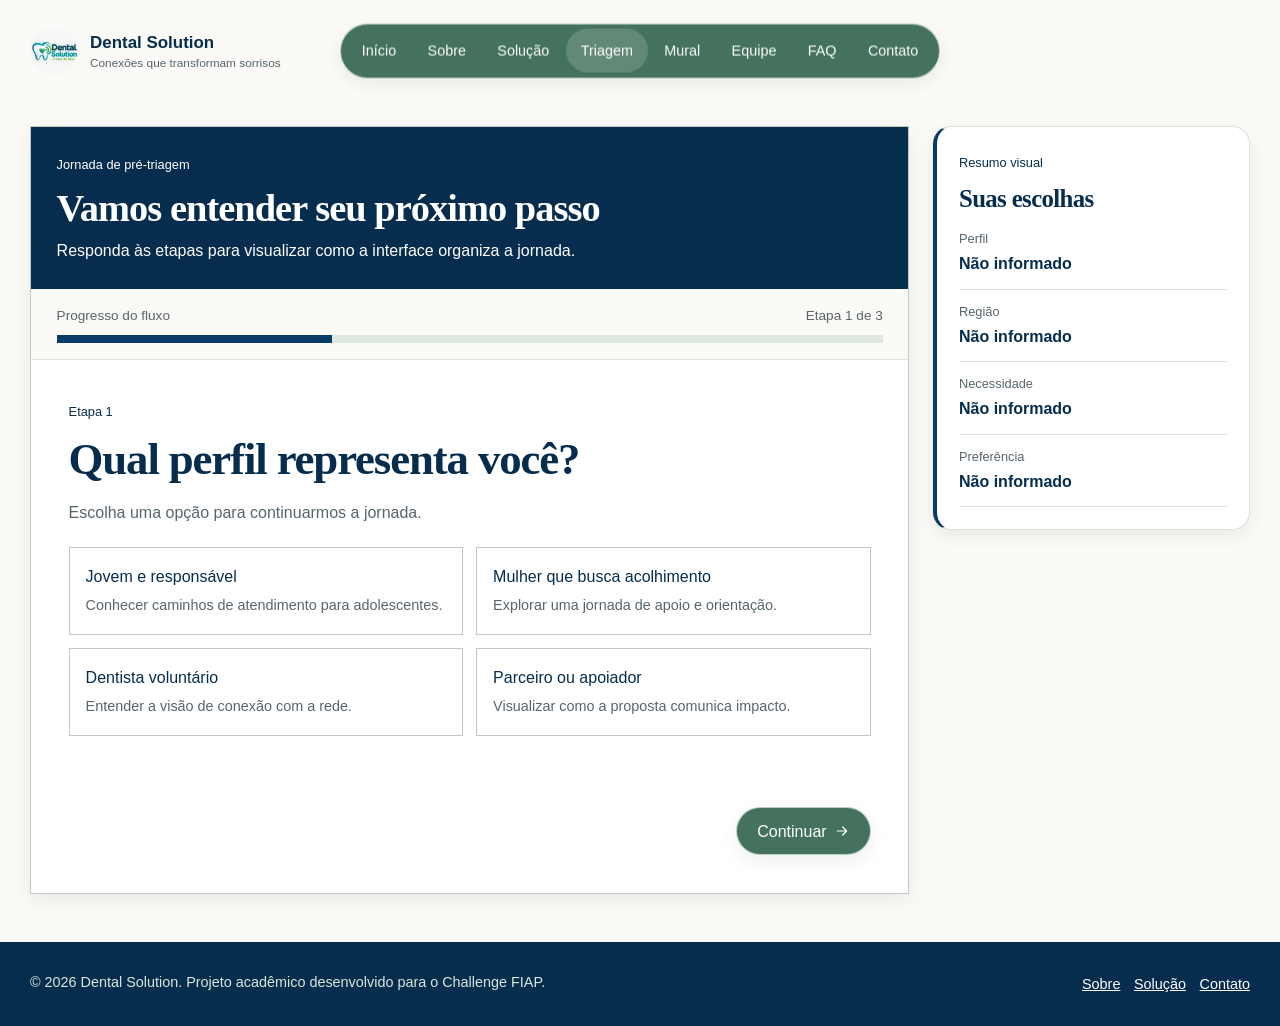
<file: paginas/triagem.html>
<!doctype html>
<html lang="pt-BR">
  <head>
    <meta charset="UTF-8" />
    <meta name="viewport" content="width=device-width, initial-scale=1.0" />
    <meta name="description" content="Jornada navegável da pré-triagem da Dental Solution." />
    <title>Jornada de Triagem | Dental Solution</title>
    <link rel="stylesheet" href="../css/estilo.css?v=20261103-1815" />
    <script src="../js/script.js" defer></script>
    <script src="../js/triagem.js" defer></script>
  </head>
  <body>
    <a class="skip-link" href="#conteudo-principal">Pular para o conteúdo</a>

    <!-- Cabeçalho e navegação principal -->
    <header class="site-header">
      <div class="header-content">
        <a href="../index.html" class="logo-link" aria-label="Dental Solution: voltar para a página inicial">
          <img
            src="../img/web/logo.webp"
            alt="Logo da Dental Solution"
            class="logo-header"
            width="48"
            height="48"
          />
          <span>
            <span class="logo-name">Dental Solution</span>
            <span class="logo-tagline">Conexões que transformam sorrisos</span>
          </span>
        </a>
        <button
          class="nav-toggle"
          type="button"
          data-menu-toggle
          aria-label="Abrir menu principal"
          aria-controls="menu-principal"
          aria-expanded="false"
        >
          <span></span>
          <span></span>
          <span></span>
        </button>
        <nav class="site-nav" id="menu-principal" data-site-nav aria-label="Navegação principal">
          <ul>
            <li><a href="../index.html">Início</a></li>
            <li><a href="sobre.html">Sobre</a></li>
            <li><a href="solucao.html">Solução</a></li>
            <li><a href="triagem.html" aria-current="page">Triagem</a></li>
            <li><a href="mural.html">Mural</a></li>
            <li><a href="integrantes.html">Equipe</a></li>
            <li><a href="faq.html">FAQ</a></li>
            <li><a href="contato.html">Contato</a></li>
          </ul>
        </nav>
      </div>
    </header>

    <main class="site-main" id="conteudo-principal">
      <!-- Jornada de orientação -->
      <section class="page-shell" aria-labelledby="titulo-principal">
        <div class="triage-layout">
          <form class="triage-card" data-triage-form novalidate>
            <header class="triage-header">
              <span class="eyebrow">Jornada de pré-triagem</span>
              <h1 id="titulo-principal">Vamos entender seu próximo passo</h1>
              <p>Responda às etapas para visualizar como a interface organiza a jornada.</p>
            </header>

            <div class="progress-region" aria-label="Progresso da jornada">
              <div class="progress-label">
                <span>Progresso do fluxo</span>
                <span data-triage-progress-text>Etapa 1 de 3</span>
              </div>
              <progress
                class="triage-progress"
                data-triage-progress
                max="3"
                value="1"
                aria-label="Etapas concluídas"
              >
                1 de 3
              </progress>
            </div>

            <!-- Etapa 1: perfil -->
            <section class="triage-panel" data-triage-step="1" aria-labelledby="etapa-um">
              <span class="eyebrow">Etapa 1</span>
              <h2 id="etapa-um" tabindex="-1">Qual perfil representa você?</h2>
              <p>Escolha uma opção para continuarmos a jornada.</p>
              <fieldset class="choice-grid">
                <legend class="sr-only">Escolha uma opção</legend>
                <label class="choice-card">
                  <input type="radio" name="perfil" value="jovem" />
                  <strong>Jovem e responsável</strong>
                  <span>Conhecer caminhos de atendimento para adolescentes.</span>
                </label>
                <label class="choice-card">
                  <input type="radio" name="perfil" value="mulher" />
                  <strong>Mulher que busca acolhimento</strong>
                  <span>Explorar uma jornada de apoio e orientação.</span>
                </label>
                <label class="choice-card">
                  <input type="radio" name="perfil" value="voluntario" />
                  <strong>Dentista voluntário</strong>
                  <span>Entender a visão de conexão com a rede.</span>
                </label>
                <label class="choice-card">
                  <input type="radio" name="perfil" value="parceiro" />
                  <strong>Parceiro ou apoiador</strong>
                  <span>Visualizar como a proposta comunica impacto.</span>
                </label>
              </fieldset>
              <p class="triage-feedback" data-triage-feedback aria-live="polite"></p>
              <div class="form-actions">
                <span></span>
                <button class="action" type="button" data-triage-next>
                  Continuar
                  <svg class="icon-inline" aria-hidden="true" viewBox="0 0 24 24" focusable="false">
                    <path d="M5 12h13M13 6l6 6-6 6" />
                  </svg>
                </button>
              </div>
            </section>

            <!-- Etapa 2: contexto inicial -->
            <section class="triage-panel" data-triage-step="2" hidden aria-labelledby="etapa-dois">
              <span class="eyebrow">Etapa 2</span>
              <h2 id="etapa-dois" tabindex="-1">Seu contexto de atendimento</h2>
              <p>As escolhas abaixo são usadas somente para montar o resumo visual desta sessão.</p>
              <div class="field-group">
                <label for="regiao">Região de referência</label>
                <select id="regiao" name="regiao">
                  <option value="">Selecione uma região</option>
                  <option>Centro-Oeste</option>
                  <option>Nordeste</option>
                  <option>Norte</option>
                  <option>Sudeste</option>
                  <option>Sul</option>
                </select>
              </div>
              <fieldset class="clean-list">
                <legend><strong>Como você descreve a necessidade de atenção?</strong></legend>
                <div class="choice-grid">
                  <label class="choice-card">
                    <input type="radio" name="urgencia" value="alta" />
                    <strong>Preciso de atenção rápida</strong>
                    <span>Dor intensa ou situação que merece orientação urgente.</span>
                  </label>
                  <label class="choice-card">
                    <input type="radio" name="urgencia" value="media" />
                    <strong>Quero uma avaliação em breve</strong>
                    <span>Uma necessidade que pode ser organizada com orientação.</span>
                  </label>
                  <label class="choice-card">
                    <input type="radio" name="urgencia" value="baixa" />
                    <strong>Busco prevenção ou informação</strong>
                    <span>Uma conversa inicial sobre saúde bucal e possibilidades.</span>
                  </label>
                </div>
              </fieldset>
              <p class="triage-feedback" data-triage-feedback aria-live="polite"></p>
              <div class="form-actions">
                <button class="action-outline" type="button" data-triage-back>Voltar</button>
                <button class="action" type="button" data-triage-next>
                  Continuar
                  <svg class="icon-inline" aria-hidden="true" viewBox="0 0 24 24" focusable="false">
                    <path d="M5 12h13M13 6l6 6-6 6" />
                  </svg>
                </button>
              </div>
            </section>

            <!-- Etapa 3: revisão e conclusão -->
            <section class="triage-panel" data-triage-step="3" hidden aria-labelledby="etapa-tres">
              <span class="eyebrow">Etapa 3</span>
              <h2 id="etapa-tres" tabindex="-1">Revise suas escolhas</h2>
              <p>Escolha o caminho de orientação que faz mais sentido para você.</p>
              <fieldset class="choice-grid">
                <legend class="sr-only">Escolha uma opção</legend>
                <label class="choice-card">
                  <input type="radio" name="disponibilidade" value="Prefiro receber orientação digital" />
                  <strong>Orientação digital</strong>
                  <span>Uma comunicação clara sobre possibilidades e próximos passos.</span>
                </label>
                <label class="choice-card">
                  <input type="radio" name="disponibilidade" value="Prefiro conhecer opções de atendimento" />
                  <strong>Opções de atendimento</strong>
                  <span>Conhecer caminhos de orientação com profissionais e organizações parceiras.</span>
                </label>
              </fieldset>
              <p class="triage-feedback" data-triage-feedback aria-live="polite"></p>
              <div class="form-actions">
                <button class="action-outline" type="button" data-triage-back>Voltar</button>
                <button class="action" type="submit">
                  Ver próximo passo
                  <svg class="icon-inline" aria-hidden="true" viewBox="0 0 24 24" focusable="false">
                    <path d="M5 12h13M13 6l6 6-6 6" />
                  </svg>
                </button>
              </div>
            </section>
          </form>

          <!-- Resumo sempre visível das escolhas -->
          <aside class="triage-summary" aria-labelledby="resumo-triagem">
            <span class="eyebrow">Resumo visual</span>
            <h2 id="resumo-triagem">Suas escolhas</h2>
            <dl>
              <div>
                <dt>Perfil</dt>
                <dd data-summary-profile>Não informado</dd>
              </div>
              <div>
                <dt>Região</dt>
                <dd data-summary-region>Não informado</dd>
              </div>
              <div>
                <dt>Necessidade</dt>
                <dd data-summary-urgency>Não informado</dd>
              </div>
              <div>
                <dt>Preferência</dt>
                <dd data-summary-availability>Não informado</dd>
              </div>
            </dl>
          </aside>
        </div>

        <!-- Próximo passo -->
        <section
          class="section-panel triage-result"
          data-triage-result
          hidden
          aria-live="polite"
          aria-labelledby="resultado-titulo"
        >
          <span class="eyebrow">Resultado da jornada</span>
          <div class="result-box">
            <h2 id="resultado-titulo" tabindex="-1" data-result-priority>Próximo passo</h2>
            <p data-result-message>Conclua as etapas para visualizar uma mensagem educativa.</p>
          </div>
          <div class="action-row triage-result-actions">
            <button class="action" type="button" data-triage-restart>
              Recomeçar jornada
              <svg class="icon-inline" aria-hidden="true" viewBox="0 0 24 24" focusable="false">
                <path d="M5 12h13M13 6l6 6-6 6" />
              </svg>
            </button>
            <a class="action-outline" href="contato.html">Falar com a equipe</a>
          </div>
        </section>
      </section>
    </main>

    <footer class="site-footer">
      <div class="footer-content">
        <p>© 2026 Dental Solution. Projeto acadêmico desenvolvido para o Challenge FIAP.</p>
        <nav class="footer-nav" aria-label="Navegação do rodapé">
          <ul>
            <li><a href="sobre.html">Sobre</a></li>
            <li><a href="solucao.html">Solução</a></li>
            <li><a href="contato.html">Contato</a></li>
          </ul>
        </nav>
      </div>
    </footer>
  </body>
</html>
</file>
<file: css/estilo.css>
/* Entrada única dos estilos. A ordem mantém os ajustes responsivos por último. */
@import url("base.css?v=20261103-1815");
@import url("layout.css?v=20261103-1815");
@import url("componentes.css?v=20261103-1815");
@import url("formularios.css?v=20261103-1815");
@import url("conteudo.css?v=20261103-1815");
@import url("responsivo.css?v=20261103-1815");
</file>
